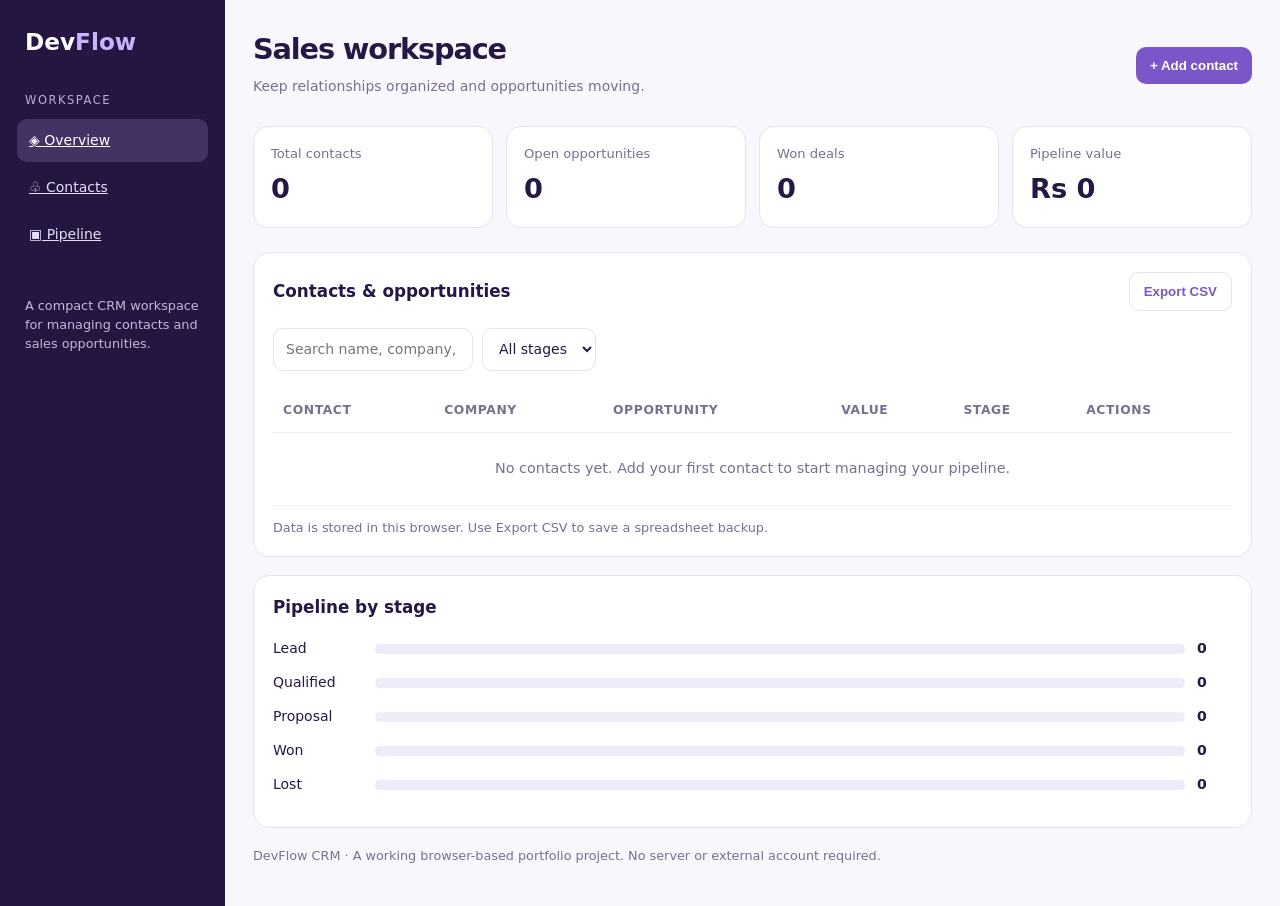
<file: projects/devflow-crm/index.html>
<!doctype html><html lang="en"><head><meta charset="utf-8"><meta name="viewport" content="width=device-width,initial-scale=1"><title>DevFlow CRM — Sales Workspace</title><style>
:root{--ink:#251746;--muted:#796f8e;--purple:#7957c8;--lav:#f1ebff;--pink:#ffedf5;--line:#e8e1f3;--green:#e4f7ed;--red:#ffedf0}*{box-sizing:border-box}body{margin:0;background:#f8f7fc;color:var(--ink);font:14px/1.5 Inter,system-ui,Arial}.layout{display:grid;grid-template-columns:225px 1fr;min-height:100vh}.side{background:#241641;color:white;padding:25px 17px}.logo{font-size:1.45rem;font-weight:850;margin:0 0 32px 8px}.logo span{color:#c9b3ff}.side .label{font-size:.72rem;letter-spacing:.13em;color:#b8acd3;margin:25px 8px 10px}.nav{display:block;padding:11px 12px;border-radius:10px;color:#e5def4;margin:4px 0}.nav.active,.nav:hover{background:#453264;color:white}.side-note{font-size:.8rem;color:#c3b8d9;margin:40px 8px 0}.main{padding:28px;min-width:0}.top{display:flex;justify-content:space-between;align-items:center;gap:15px;flex-wrap:wrap}.top h1{font-size:1.8rem;letter-spacing:-.04em;margin:0}.top p{color:var(--muted);margin:5px 0}.button{border:0;border-radius:10px;padding:11px 14px;background:var(--purple);color:white;font-weight:750;cursor:pointer}.button.light{background:white;color:var(--purple);border:1px solid var(--line)}.stats{display:grid;grid-template-columns:repeat(4,1fr);gap:13px;margin:24px 0}.stat{background:white;border:1px solid var(--line);border-radius:15px;padding:17px}.stat span{display:block;color:var(--muted);font-size:.82rem}.stat strong{font-size:1.7rem;display:block;margin-top:5px}.panel{background:white;border:1px solid var(--line);border-radius:17px;padding:19px;margin-bottom:18px}.panel-head{display:flex;align-items:center;justify-content:space-between;gap:12px;flex-wrap:wrap}.panel h2{margin:0;font-size:1.05rem}.tools{display:flex;gap:9px;flex-wrap:wrap;margin:17px 0}.input,select{border:1px solid var(--line);padding:10px 12px;border-radius:10px;background:white;color:var(--ink);font:inherit}.input{min-width:190px}.table-wrap{overflow-x:auto}table{border-collapse:collapse;width:100%;min-width:620px}th,td{text-align:left;padding:13px 10px;border-bottom:1px solid #f0edf6}th{font-size:.77rem;text-transform:uppercase;letter-spacing:.05em;color:var(--muted)}td{font-size:.9rem}.badge{display:inline-block;border-radius:8px;padding:4px 8px;background:var(--lav);color:#6345a1;font-size:.78rem;font-weight:700}.badge.won{background:var(--green);color:#24734a}.badge.lost{background:var(--red);color:#a13e58}.actions{display:flex;gap:6px}.tiny{border:1px solid var(--line);background:white;border-radius:8px;padding:6px 8px;cursor:pointer;color:var(--ink)}.tiny.delete{color:#a13e58}.empty{text-align:center;padding:25px;color:var(--muted)}dialog{border:1px solid var(--line);border-radius:18px;padding:0;width:min(500px,calc(100% - 24px));box-shadow:0 25px 100px #1d103c40;color:var(--ink)}dialog::backdrop{background:#1f143b80;backdrop-filter:blur(3px)}.modal{padding:24px}.modal h2{margin-top:0}.field{display:grid;gap:6px;margin:13px 0}.field label{font-weight:700;font-size:.85rem}.field input,.field select{width:100%;padding:11px;border:1px solid var(--line);border-radius:10px;font:inherit}.modal-actions{display:flex;justify-content:flex-end;gap:8px;margin-top:20px}.hint{font-size:.8rem;color:var(--muted)}@media(max-width:900px){.layout{grid-template-columns:1fr}.side{padding:15px}.logo{margin:0}.side .label,.side-note{display:none}.navs{display:flex;gap:5px;flex-wrap:wrap;margin-top:12px}.nav{padding:8px 10px;margin:0}.main{padding:18px}.stats{grid-template-columns:repeat(2,1fr)}}@media(max-width:500px){.stats{gap:8px}.stat{padding:12px}.main{padding:12px}.top h1{font-size:1.5rem}}
</style></head><body><div class="layout"><aside class="side"><div class="logo">Dev<span>Flow</span></div><div class="label">WORKSPACE</div><div class="navs"><a class="nav active" href="#">◈ Overview</a><a class="nav" href="#contacts">♧ Contacts</a><a class="nav" href="#pipeline">▣ Pipeline</a></div><div class="side-note">A compact CRM workspace for managing contacts and sales opportunities.</div></aside><main class="main"><header class="top"><div><h1>Sales workspace</h1><p>Keep relationships organized and opportunities moving.</p></div><button class="button" onclick="openModal()">+ Add contact</button></header>
<section class="stats"><div class="stat"><span>Total contacts</span><strong id="total">0</strong></div><div class="stat"><span>Open opportunities</span><strong id="open">0</strong></div><div class="stat"><span>Won deals</span><strong id="won">0</strong></div><div class="stat"><span>Pipeline value</span><strong id="value">Rs 0</strong></div></section>
<section class="panel" id="contacts"><div class="panel-head"><h2>Contacts & opportunities</h2><button class="button light" onclick="exportCSV()">Export CSV</button></div><div class="tools"><input id="search" class="input" placeholder="Search name, company, email…"><select id="stageFilter"><option value="All">All stages</option><option>Lead</option><option>Qualified</option><option>Proposal</option><option>Won</option><option>Lost</option></select></div><div class="table-wrap"><table><thead><tr><th>Contact</th><th>Company</th><th>Opportunity</th><th>Value</th><th>Stage</th><th>Actions</th></tr></thead><tbody id="rows"></tbody></table></div><div class="hint" style="margin-top:12px">Data is stored in this browser. Use Export CSV to save a spreadsheet backup.</div></section>
<section class="panel" id="pipeline"><div class="panel-head"><h2>Pipeline by stage</h2></div><div id="pipelineBars" style="margin-top:18px"></div></section>
<p class="hint">DevFlow CRM · A working browser-based portfolio project. No server or external account required.</p></main></div>
<dialog id="contactModal"><form class="modal" id="contactForm"><h2 id="modalTitle">Add contact</h2><input type="hidden" id="recordId"><div class="field"><label for="person">Contact name *</label><input id="person" required maxlength="80" placeholder="e.g. Ayesha Khan"></div><div class="field"><label for="company">Company</label><input id="company" maxlength="100" placeholder="Company name"></div><div class="field"><label for="email">Email</label><input id="email" type="email" maxlength="120" placeholder="name@company.com"></div><div class="field"><label for="deal">Opportunity</label><input id="deal" maxlength="100" placeholder="Website redesign"></div><div class="field"><label for="amount">Value (PKR)</label><input id="amount" type="number" min="0" step="1" value="0"></div><div class="field"><label for="stage">Stage</label><select id="stage"><option>Lead</option><option>Qualified</option><option>Proposal</option><option>Won</option><option>Lost</option></select></div><div class="modal-actions"><button type="button" class="button light" onclick="closeModal()">Cancel</button><button class="button" type="submit">Save contact</button></div></form></dialog>
<script>
const KEY='fiza-devflow-crm-v1';let data=JSON.parse(localStorage.getItem(KEY)||'[]');const $=id=>document.getElementById(id);const stages=['Lead','Qualified','Proposal','Won','Lost'];
function esc(s){return String(s??'').replace(/[&<>"']/g,c=>({'&':'&amp;','<':'&lt;','>':'&gt;','"':'&quot;',"'":'&#39;'}[c]))}
function save(){localStorage.setItem(KEY,JSON.stringify(data));render()}
function money(n){return 'Rs '+Number(n||0).toLocaleString('en-PK')}
function render(){const q=$('search').value.toLowerCase(),f=$('stageFilter').value;let filtered=data.filter(x=>(f==='All'||x.stage===f)&&[x.person,x.company,x.email,x.deal].join(' ').toLowerCase().includes(q));$('total').textContent=data.length;$('open').textContent=data.filter(x=>!['Won','Lost'].includes(x.stage)).length;$('won').textContent=data.filter(x=>x.stage==='Won').length;$('value').textContent=money(data.filter(x=>!['Won','Lost'].includes(x.stage)).reduce((s,x)=>s+Number(x.amount||0),0));
$('rows').innerHTML=filtered.length?filtered.map(x=>`<tr><td><strong>${esc(x.person)}</strong><br><span class="hint">${esc(x.email||'No email')}</span></td><td>${esc(x.company||'—')}</td><td>${esc(x.deal||'—')}</td><td>${money(x.amount)}</td><td><span class="badge ${x.stage==='Won'?'won':x.stage==='Lost'?'lost':''}">${esc(x.stage)}</span></td><td><div class="actions"><button class="tiny" onclick="editRecord('${x.id}')">Edit</button><button class="tiny delete" onclick="deleteRecord('${x.id}')">Delete</button></div></td></tr>`).join(''):'<tr><td colspan="6" class="empty">No contacts yet. Add your first contact to start managing your pipeline.</td></tr>';
$('pipelineBars').innerHTML=stages.map(s=>{let count=data.filter(x=>x.stage===s).length,pct=data.length?count/data.length*100:0;return `<div style="display:grid;grid-template-columns:90px 1fr 35px;align-items:center;gap:12px;margin:13px 0"><span>${s}</span><div style="height:10px;background:#f0ebf8;border-radius:9px;overflow:hidden"><div style="height:100%;width:${pct}%;background:linear-gradient(90deg,#9273dc,#e8b7d5);border-radius:9px"></div></div><strong>${count}</strong></div>`}).join('')}
window.openModal=()=>{$('contactForm').reset();$('recordId').value='';$('amount').value=0;$('modalTitle').textContent='Add contact';$('contactModal').showModal()};
window.closeModal=()=> $('contactModal').close();
window.editRecord=id=>{let x=data.find(y=>y.id===id);if(!x)return;openModal();$('modalTitle').textContent='Edit contact';$('recordId').value=x.id;$('person').value=x.person;$('company').value=x.company;$('email').value=x.email;$('deal').value=x.deal;$('amount').value=x.amount;$('stage').value=x.stage};
window.deleteRecord=id=>{if(confirm('Delete this contact and opportunity?')){data=data.filter(x=>x.id!==id);save()}};
$('contactForm').addEventListener('submit',e=>{e.preventDefault();let id=$('recordId').value;let x={id:id||((crypto.randomUUID&&crypto.randomUUID())||String(Date.now())),person:$('person').value.trim(),company:$('company').value.trim(),email:$('email').value.trim(),deal:$('deal').value.trim(),amount:Number($('amount').value||0),stage:$('stage').value};if(id)data=data.map(y=>y.id===id?x:y);else data.unshift(x);save();closeModal()});
$('search').addEventListener('input',render);$('stageFilter').addEventListener('change',render);
window.exportCSV=()=>{const header=['Name','Company','Email','Opportunity','Value PKR','Stage'];const rows=data.map(x=>[x.person,x.company,x.email,x.deal,x.amount,x.stage]);const csv=[header,...rows].map(r=>r.map(v=>'"'+String(v??'').replace(/"/g,'""')+'"').join(',')).join('\r\n');const a=document.createElement('a');a.href=URL.createObjectURL(new Blob([csv],{type:'text/csv;charset=utf-8;'}));a.download='devflow-contacts.csv';a.click();URL.revokeObjectURL(a.href)};
render();
</script></body></html>
</file>
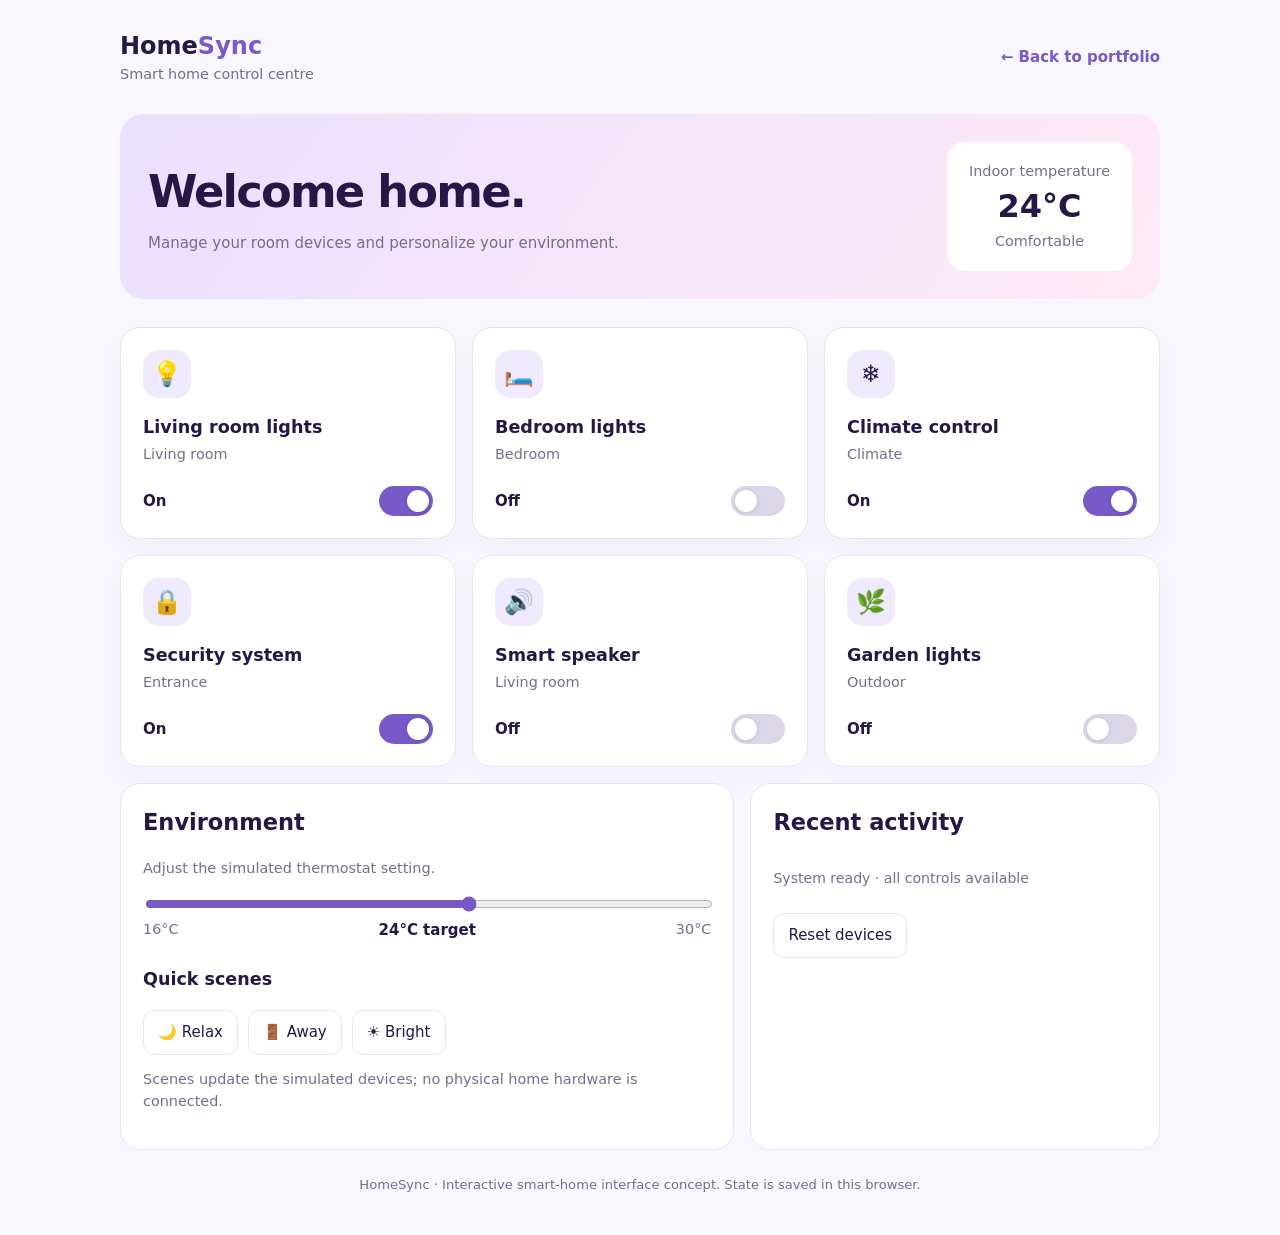
<file: projects/smart-home/index.html>
<!doctype html><html lang="en"><head><meta charset="utf-8"><meta name="viewport" content="width=device-width,initial-scale=1"><title>HomeSync — Smart Home Control</title><style>
:root{--ink:#251746;--muted:#776d8b;--purple:#7958c8;--line:#e9e2f5}*{box-sizing:border-box}body{margin:0;background:#f8f6ff;color:var(--ink);font:15px/1.5 Inter,system-ui,Arial}.wrap{max-width:1080px;margin:auto;padding:28px 20px}.top{display:flex;justify-content:space-between;align-items:center;gap:20px;flex-wrap:wrap}.brand{font-size:1.5rem;font-weight:850}.brand span{color:var(--purple)}a{color:var(--purple);font-weight:700;text-decoration:none}.hero{padding:28px;margin:28px 0;border-radius:24px;background:linear-gradient(125deg,#e9e0ff,#ffeaf4);display:flex;justify-content:space-between;gap:20px;align-items:center;flex-wrap:wrap}.hero h1{font-size:clamp(2rem,4vw,2.8rem);margin:0;letter-spacing:-.04em}.hero p{margin:7px 0 0;color:var(--muted)}.temp{background:#fff;padding:18px 22px;border-radius:18px;text-align:center}.temp strong{display:block;font-size:2rem}.grid{display:grid;grid-template-columns:repeat(3,1fr);gap:16px}.card{background:#fff;border:1px solid var(--line);border-radius:20px;padding:22px;box-shadow:0 12px 30px #37245b08}.icon{width:48px;height:48px;border-radius:15px;display:grid;place-items:center;background:#f0eaff;font-size:1.5rem}.card h2{font-size:1.1rem;margin:16px 0 4px}.muted{color:var(--muted);font-size:.9rem}.status{display:flex;justify-content:space-between;align-items:center;margin-top:20px}.switch{width:54px;height:30px;border:0;border-radius:99px;background:#dcd6e9;padding:4px;cursor:pointer;transition:.2s}.switch:after{content:'';display:block;width:22px;height:22px;border-radius:50%;background:white;box-shadow:0 1px 4px #0002;transition:.2s}.switch.on{background:var(--purple)}.switch.on:after{transform:translateX(24px)}.switch:focus-visible{outline:3px solid #c6b2ff}.bottom{display:grid;grid-template-columns:1.2fr .8fr;gap:16px;margin-top:16px}.panel{background:#fff;border:1px solid var(--line);border-radius:20px;padding:22px}.panel h2{margin-top:0}.range{width:100%;accent-color:var(--purple)}.scene{display:flex;gap:10px;flex-wrap:wrap}.scene button,.reset{padding:10px 14px;border:1px solid var(--line);background:#fff;border-radius:11px;cursor:pointer;font:inherit;color:var(--ink)}.scene button:hover,.reset:hover{background:#f1ebff}.activity{padding:10px 0;border-bottom:1px solid #f0ebf7;color:var(--muted);font-size:.88rem}.activity:last-child{border:0}.foot{text-align:center;color:var(--muted);font-size:.82rem;margin-top:25px}@media(max-width:750px){.grid{grid-template-columns:repeat(2,1fr)}.bottom{grid-template-columns:1fr}}@media(max-width:480px){.grid{grid-template-columns:1fr}.wrap{padding:18px 12px}}
</style></head><body><main class="wrap"><header class="top"><div><div class="brand">Home<span>Sync</span></div><div class="muted">Smart home control centre</div></div><a href="../../projects.html">← Back to portfolio</a></header>
<section class="hero"><div><h1>Welcome home.</h1><p>Manage your room devices and personalize your environment.</p></div><div class="temp"><span class="muted">Indoor temperature</span><strong><span id="temp">24</span>°C</strong><span class="muted">Comfortable</span></div></section>
<div class="grid" id="devices"></div>
<div class="bottom"><section class="panel"><h2>Environment</h2><p class="muted">Adjust the simulated thermostat setting.</p><input class="range" id="thermostat" type="range" min="16" max="30" value="24"><div style="display:flex;justify-content:space-between"><span class="muted">16°C</span><strong><span id="target">24</span>°C target</strong><span class="muted">30°C</span></div><h3 style="margin-top:25px">Quick scenes</h3><div class="scene"><button onclick="scene('Relax')">🌙 Relax</button><button onclick="scene('Away')">🚪 Away</button><button onclick="scene('Bright')">☀️ Bright</button></div><p class="muted">Scenes update the simulated devices; no physical home hardware is connected.</p></section>
<section class="panel"><h2>Recent activity</h2><div id="activity"></div><button class="reset" style="margin-top:14px" onclick="resetAll()">Reset devices</button></section></div><p class="foot">HomeSync · Interactive smart-home interface concept. State is saved in this browser.</p></main>
<script>
const defaults=[{id:'living',name:'Living room lights',icon:'💡',room:'Living room',on:true},{id:'bedroom',name:'Bedroom lights',icon:'🛏️',room:'Bedroom',on:false},{id:'climate',name:'Climate control',icon:'❄️',room:'Climate',on:true},{id:'security',name:'Security system',icon:'🔒',room:'Entrance',on:true},{id:'speaker',name:'Smart speaker',icon:'🔊',room:'Living room',on:false},{id:'garden',name:'Garden lights',icon:'🌿',room:'Outdoor',on:false}];
const key='fiza-homesync-state';let state=JSON.parse(localStorage.getItem(key)||'null')||{devices:defaults,target:24,logs:['System ready · all controls available']};
function save(log){if(log){state.logs.unshift(new Date().toLocaleTimeString([],{hour:'2-digit',minute:'2-digit'})+' · '+log);state.logs=state.logs.slice(0,6)}localStorage.setItem(key,JSON.stringify(state));render()}
function esc(s){return s.replace(/[&<>"']/g,c=>({'&':'&amp;','<':'&lt;','>':'&gt;','"':'&quot;',"'":'&#39;'}[c]))}
function render(){document.getElementById('devices').innerHTML=state.devices.map(d=>`<article class="card"><div class="icon">${d.icon}</div><h2>${d.name}</h2><div class="muted">${d.room}</div><div class="status"><strong>${d.on?'On':'Off'}</strong><button class="switch ${d.on?'on':''}" role="switch" aria-checked="${d.on}" aria-label="Toggle ${d.name}" onclick="toggle('${d.id}')"></button></div></article>`).join('');document.getElementById('temp').textContent=state.target;document.getElementById('target').textContent=state.target;document.getElementById('thermostat').value=state.target;document.getElementById('activity').innerHTML=state.logs.map(x=>`<div class="activity">${esc(x)}</div>`).join('')}
window.toggle=id=>{let d=state.devices.find(x=>x.id===id);d.on=!d.on;save(`${d.name} turned ${d.on?'on':'off'}`)};
window.scene=name=>{if(name==='Relax')state.devices.forEach(d=>{d.on=['living','speaker','climate'].includes(d.id)});if(name==='Away')state.devices.forEach(d=>{d.on=d.id==='security'});if(name==='Bright')state.devices.forEach(d=>{d.on=['living','bedroom','garden','climate'].includes(d.id)});save(`${name} scene activated`)};
document.getElementById('thermostat').addEventListener('input',e=>{state.target=Number(e.target.value);document.getElementById('temp').textContent=state.target;document.getElementById('target').textContent=state.target;localStorage.setItem(key,JSON.stringify(state))});document.getElementById('thermostat').addEventListener('change',()=>save(`Thermostat target set to ${state.target}°C`));
window.resetAll=()=>{state={devices:defaults.map(d=>({...d})),target:24,logs:['Devices reset to default settings']};save()};render();
</script></body></html>
</file>
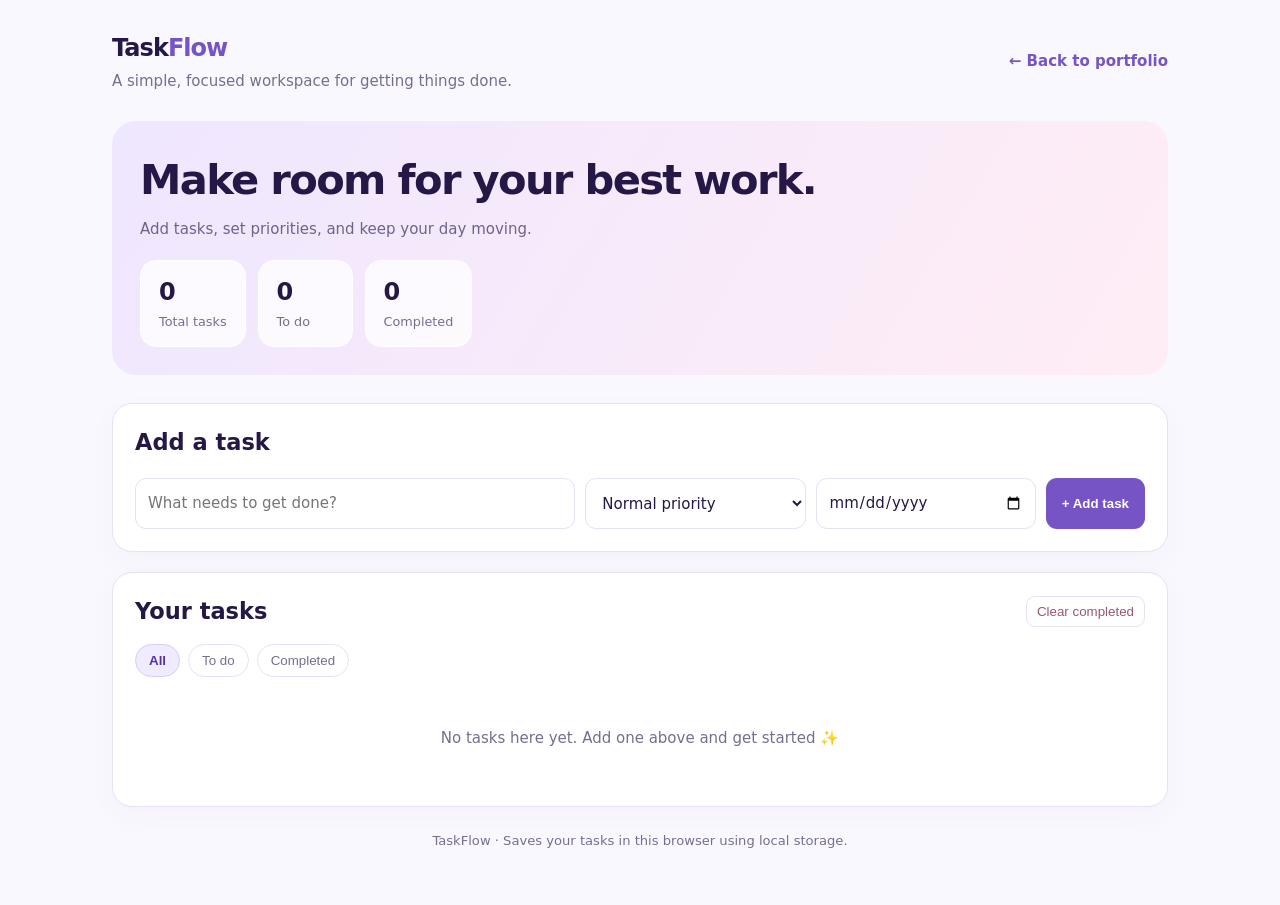
<file: projects/taskflow/index.html>
<!doctype html>
<html lang="en"><head><meta charset="utf-8"><meta name="viewport" content="width=device-width,initial-scale=1"><title>TaskFlow — Personal Task Manager</title>
<style>
:root{--ink:#251746;--muted:#786d91;--purple:#7654c5;--lav:#f1ebff;--pink:#fce8f2;--line:#e8e0f4;--white:#fff}*{box-sizing:border-box}body{margin:0;background:#faf8ff;color:var(--ink);font:15px/1.5 Inter,system-ui,Arial}.app{max-width:1100px;margin:auto;padding:30px 22px}.top{display:flex;justify-content:space-between;align-items:center;gap:20px;flex-wrap:wrap}.brand{font-size:1.5rem;font-weight:850;letter-spacing:-.04em}.brand span{color:var(--purple)}.sub{color:var(--muted);margin-top:4px}.back{color:var(--purple);font-weight:700;text-decoration:none}.hero{margin:28px 0;padding:28px;border-radius:24px;background:linear-gradient(120deg,#efe7ff,#ffedf5);display:flex;justify-content:space-between;gap:20px;align-items:center;flex-wrap:wrap}.hero h1{margin:0;font-size:clamp(1.8rem,4vw,2.6rem);letter-spacing:-.04em}.hero p{margin:7px 0 0;color:#6f6389}.stats{display:flex;gap:12px;flex-wrap:wrap}.stat{background:#ffffffc9;border:1px solid #ffffff;border-radius:16px;padding:13px 18px;min-width:95px}.stat b{display:block;font-size:1.5rem}.stat span{font-size:.8rem;color:var(--muted)}.panel{background:white;border:1px solid var(--line);border-radius:20px;padding:22px;margin-bottom:20px;box-shadow:0 10px 30px #38235c08}.form{display:grid;grid-template-columns:2fr 1fr 1fr auto;gap:10px}.input,select{width:100%;padding:12px;border:1px solid var(--line);border-radius:11px;font:inherit;color:var(--ink);background:white}.btn{border:0;border-radius:11px;padding:12px 16px;background:var(--purple);color:white;font-weight:750;cursor:pointer}.btn:hover{filter:brightness(.95)}.filters{display:flex;gap:8px;flex-wrap:wrap;margin:15px 0}.filter{padding:8px 13px;border-radius:99px;border:1px solid var(--line);background:#fff;color:var(--muted);cursor:pointer}.filter.active{background:var(--lav);border-color:#d8c9ff;color:#56349c;font-weight:700}.task{display:flex;align-items:center;gap:13px;padding:15px 0;border-bottom:1px solid #f0ebf7}.task:last-child{border-bottom:0}.task input{width:18px;height:18px;accent-color:var(--purple)}.task-main{flex:1;min-width:0}.task-title{font-weight:750;overflow-wrap:anywhere}.done .task-title{text-decoration:line-through;color:#a49bb4}.meta{display:flex;gap:8px;flex-wrap:wrap;font-size:.78rem;color:var(--muted);margin-top:4px}.pill{padding:3px 8px;border-radius:7px;background:var(--lav);color:#6646a5}.pill.high{background:#ffe8ed;color:#b44262}.delete{border:1px solid var(--line);background:white;color:#9b5670;border-radius:9px;padding:7px 10px;cursor:pointer}.empty{text-align:center;color:var(--muted);padding:35px 10px}.foot{color:var(--muted);font-size:.82rem;text-align:center;margin:24px}@media(max-width:700px){.form{grid-template-columns:1fr 1fr}.form .wide{grid-column:1/-1}.hero{padding:22px}.app{padding:18px 13px}}
</style></head><body><main class="app"><header class="top"><div><div class="brand">Task<span>Flow</span></div><div class="sub">A simple, focused workspace for getting things done.</div></div><a class="back" href="../../projects.html">← Back to portfolio</a></header>
<section class="hero"><div><h1>Make room for your best work.</h1><p>Add tasks, set priorities, and keep your day moving.</p></div><div class="stats"><div class="stat"><b id="total">0</b><span>Total tasks</span></div><div class="stat"><b id="open">0</b><span>To do</span></div><div class="stat"><b id="completed">0</b><span>Completed</span></div></div></section>
<section class="panel"><h2 style="margin-top:0">Add a task</h2><form class="form" id="taskForm"><input class="input wide" id="taskTitle" required maxlength="120" placeholder="What needs to get done?"><select id="priority" aria-label="Priority"><option value="Normal">Normal priority</option><option value="High">High priority</option><option value="Low">Low priority</option></select><input class="input" id="due" type="date" aria-label="Due date"><button class="btn" type="submit">+ Add task</button></form></section>
<section class="panel"><div style="display:flex;justify-content:space-between;align-items:center;gap:12px;flex-wrap:wrap"><h2 style="margin:0">Your tasks</h2><button class="delete" id="clearDone">Clear completed</button></div><div class="filters"><button class="filter active" data-filter="all">All</button><button class="filter" data-filter="open">To do</button><button class="filter" data-filter="done">Completed</button></div><div id="tasks"></div></section>
<p class="foot">TaskFlow · Saves your tasks in this browser using local storage.</p></main>
<script>
const key='fiza-taskflow-tasks-v1';let tasks=JSON.parse(localStorage.getItem(key)||'[]'),filter='all';
const $=id=>document.getElementById(id);function save(){localStorage.setItem(key,JSON.stringify(tasks));render()}
function render(){ $('total').textContent=tasks.length;$('open').textContent=tasks.filter(t=>!t.done).length;$('completed').textContent=tasks.filter(t=>t.done).length;
const shown=tasks.filter(t=>filter==='all'||(filter==='open'&&!t.done)||(filter==='done'&&t.done)).sort((a,b)=>Number(a.done)-Number(b.done));
$('tasks').innerHTML=shown.length?shown.map(t=>`<div class="task ${t.done?'done':''}"><input type="checkbox" aria-label="Mark ${esc(t.title)} completed" ${t.done?'checked':''} onchange="toggleTask('${t.id}')"><div class="task-main"><div class="task-title">${esc(t.title)}</div><div class="meta"><span class="pill ${t.priority==='High'?'high':''}">${t.priority} priority</span>${t.due?`<span>Due ${t.due}</span>`:''}</div></div><button class="delete" onclick="removeTask('${t.id}')">Delete</button></div>`).join(''):'<div class="empty">No tasks here yet. Add one above and get started ✨</div>'}
function esc(s){return s.replace(/[&<>"']/g,c=>({'&':'&amp;','<':'&lt;','>':'&gt;','"':'&quot;',"'":'&#39;'}[c]))}
$('taskForm').addEventListener('submit',e=>{e.preventDefault();tasks.push({id:crypto.randomUUID?crypto.randomUUID():String(Date.now()),title:$('taskTitle').value.trim(),priority:$('priority').value,due:$('due').value,done:false});$('taskTitle').value='';save()});
window.toggleTask=id=>{tasks=tasks.map(t=>t.id===id?{...t,done:!t.done}:t);save()};window.removeTask=id=>{tasks=tasks.filter(t=>t.id!==id);save()};
document.querySelectorAll('[data-filter]').forEach(b=>b.addEventListener('click',()=>{filter=b.dataset.filter;document.querySelectorAll('[data-filter]').forEach(x=>x.classList.toggle('active',x===b));render()}));
$('clearDone').onclick=()=>{tasks=tasks.filter(t=>!t.done);save()};render();
</script></body></html>
</file>
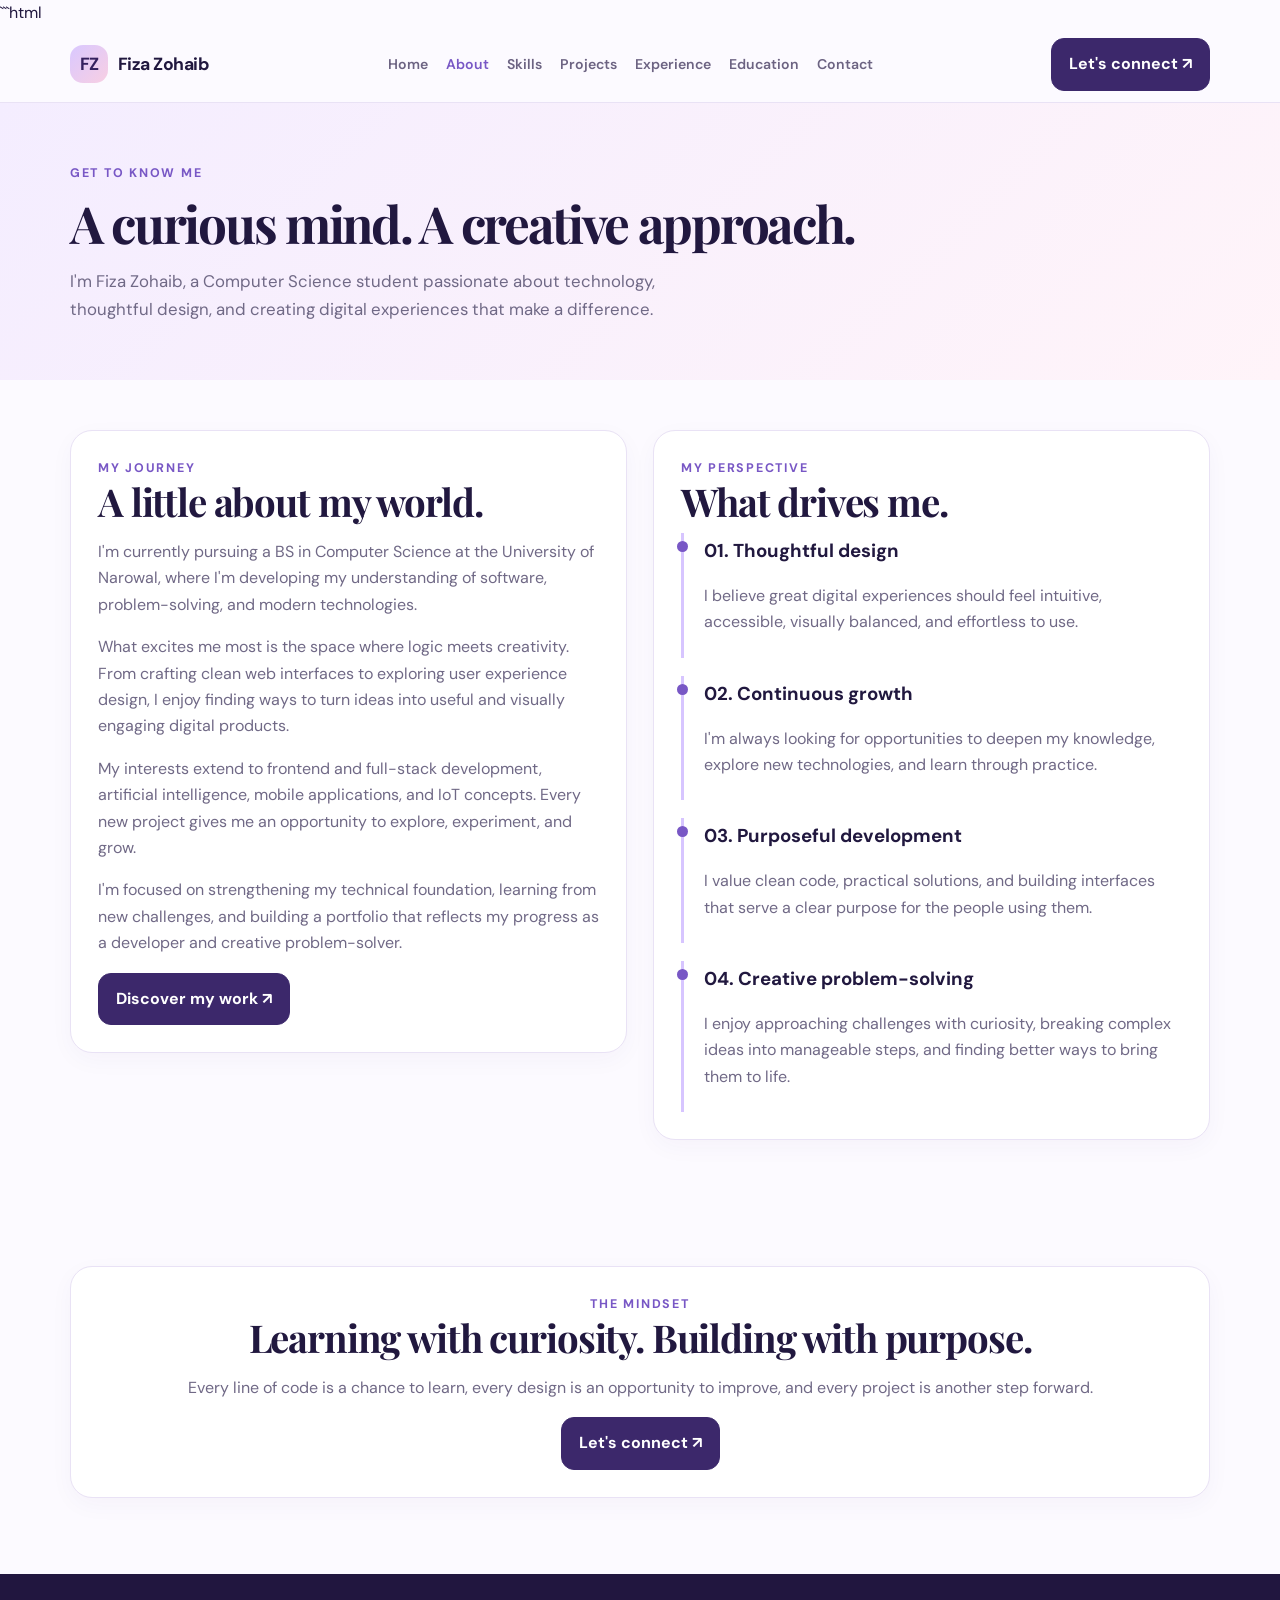
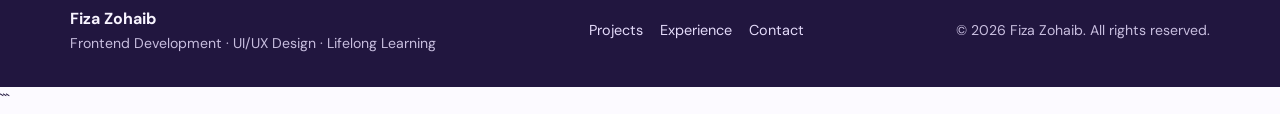
<file: about.html>
```html
<!DOCTYPE html>
<html lang="en">

<head>
    <meta charset="UTF-8">
    <meta name="viewport" content="width=device-width, initial-scale=1.0">

    <meta
        name="description"
        content="Get to know Fiza Zohaib, a Computer Science student passionate about web development, UI/UX design, and innovative digital experiences."
    >

    <meta name="theme-color" content="#fcfaff">

    <title>About Me | Fiza Zohaib</title>

    <link rel="stylesheet" href="assets/style.css">
</head>

<body>

    <!-- Navigation -->
    <header class="topbar">
        <div class="wrap nav">

            <a class="brand" href="index.html">
                <span class="brand-mark">FZ</span>
                <span>Fiza Zohaib</span>
            </a>

            <nav class="nav-links" aria-label="Main navigation">
                <a href="index.html">Home</a>
                <a href="about.html" aria-current="page">About</a>
                <a href="skills.html">Skills</a>
                <a href="projects.html">Projects</a>
                <a href="experience.html">Experience</a>
                <a href="education.html">Education</a>
                <a href="contact.html">Contact</a>
            </nav>

            <a class="nav-cta" href="contact.html">
                Let's connect ↗
            </a>

        </div>
    </header>

    <main>

        <!-- About Hero -->
        <section class="page-heading">
            <div class="wrap">

                <span class="kicker">Get to know me</span>

                <h1>
                    A curious mind.
                    <span class="gradient-text">A creative approach.</span>
                </h1>

                <p>
                    I'm Fiza Zohaib, a Computer Science student passionate
                    about technology, thoughtful design, and creating
                    digital experiences that make a difference.
                </p>

            </div>
        </section>

        <!-- About Content -->
        <section class="content">
            <div class="wrap two-col">

                <!-- My Story -->
                <div class="panel">

                    <span class="kicker">My journey</span>

                    <h2>A little about my world.</h2>

                    <p>
                        I'm currently pursuing a BS in Computer Science
                        at the University of Narowal, where I'm developing
                        my understanding of software, problem-solving,
                        and modern technologies.
                    </p>

                    <p>
                        What excites me most is the space where logic
                        meets creativity. From crafting clean web
                        interfaces to exploring user experience design,
                        I enjoy finding ways to turn ideas into useful
                        and visually engaging digital products.
                    </p>

                    <p>
                        My interests extend to frontend and full-stack
                        development, artificial intelligence, mobile
                        applications, and IoT concepts. Every new project
                        gives me an opportunity to explore, experiment,
                        and grow.
                    </p>

                    <p>
                        I'm focused on strengthening my technical
                        foundation, learning from new challenges, and
                        building a portfolio that reflects my progress
                        as a developer and creative problem-solver.
                    </p>

                    <a class="nav-cta" href="projects.html">
                        Discover my work ↗
                    </a>

                </div>

                <!-- Values -->
                <div class="panel">

                    <span class="kicker">My perspective</span>

                    <h2>What drives me.</h2>

                    <div class="timeline">

                        <div class="timeline-item">
                            <h3>01. Thoughtful design</h3>

                            <p>
                                I believe great digital experiences
                                should feel intuitive, accessible,
                                visually balanced, and effortless to use.
                            </p>
                        </div>

                        <div class="timeline-item">
                            <h3>02. Continuous growth</h3>

                            <p>
                                I'm always looking for opportunities
                                to deepen my knowledge, explore new
                                technologies, and learn through practice.
                            </p>
                        </div>

                        <div class="timeline-item">
                            <h3>03. Purposeful development</h3>

                            <p>
                                I value clean code, practical solutions,
                                and building interfaces that serve a
                                clear purpose for the people using them.
                            </p>
                        </div>

                        <div class="timeline-item">
                            <h3>04. Creative problem-solving</h3>

                            <p>
                                I enjoy approaching challenges with
                                curiosity, breaking complex ideas into
                                manageable steps, and finding better ways
                                to bring them to life.
                            </p>
                        </div>

                    </div>

                </div>

            </div>
        </section>

        <!-- Personal Philosophy -->
        <section class="content">
            <div class="wrap">

                <div class="panel" style="text-align: center;">

                    <span class="kicker">The mindset</span>

                    <h2>
                        Learning with curiosity.
                        Building with purpose.
                    </h2>

                    <p>
                        Every line of code is a chance to learn,
                        every design is an opportunity to improve,
                        and every project is another step forward.
                    </p>

                    <a class="nav-cta" href="contact.html">
                        Let's connect ↗
                    </a>

                </div>

            </div>
        </section>

    </main>

    <!-- Footer -->
    <footer class="footer">
        <div class="wrap footer-inner">

            <div>
                <strong>Fiza Zohaib</strong>

                <p>
                    Frontend Development · UI/UX Design · Lifelong Learning
                </p>
            </div>

            <div class="footer-links">
                <a href="projects.html">Projects</a>
                <a href="experience.html">Experience</a>
                <a href="contact.html">Contact</a>
            </div>

            <p>
                © <span data-year></span> Fiza Zohaib. All rights reserved.
            </p>

        </div>
    </footer>

    <script src="assets/script.js"></script>

</body>
</html>
```
</file>
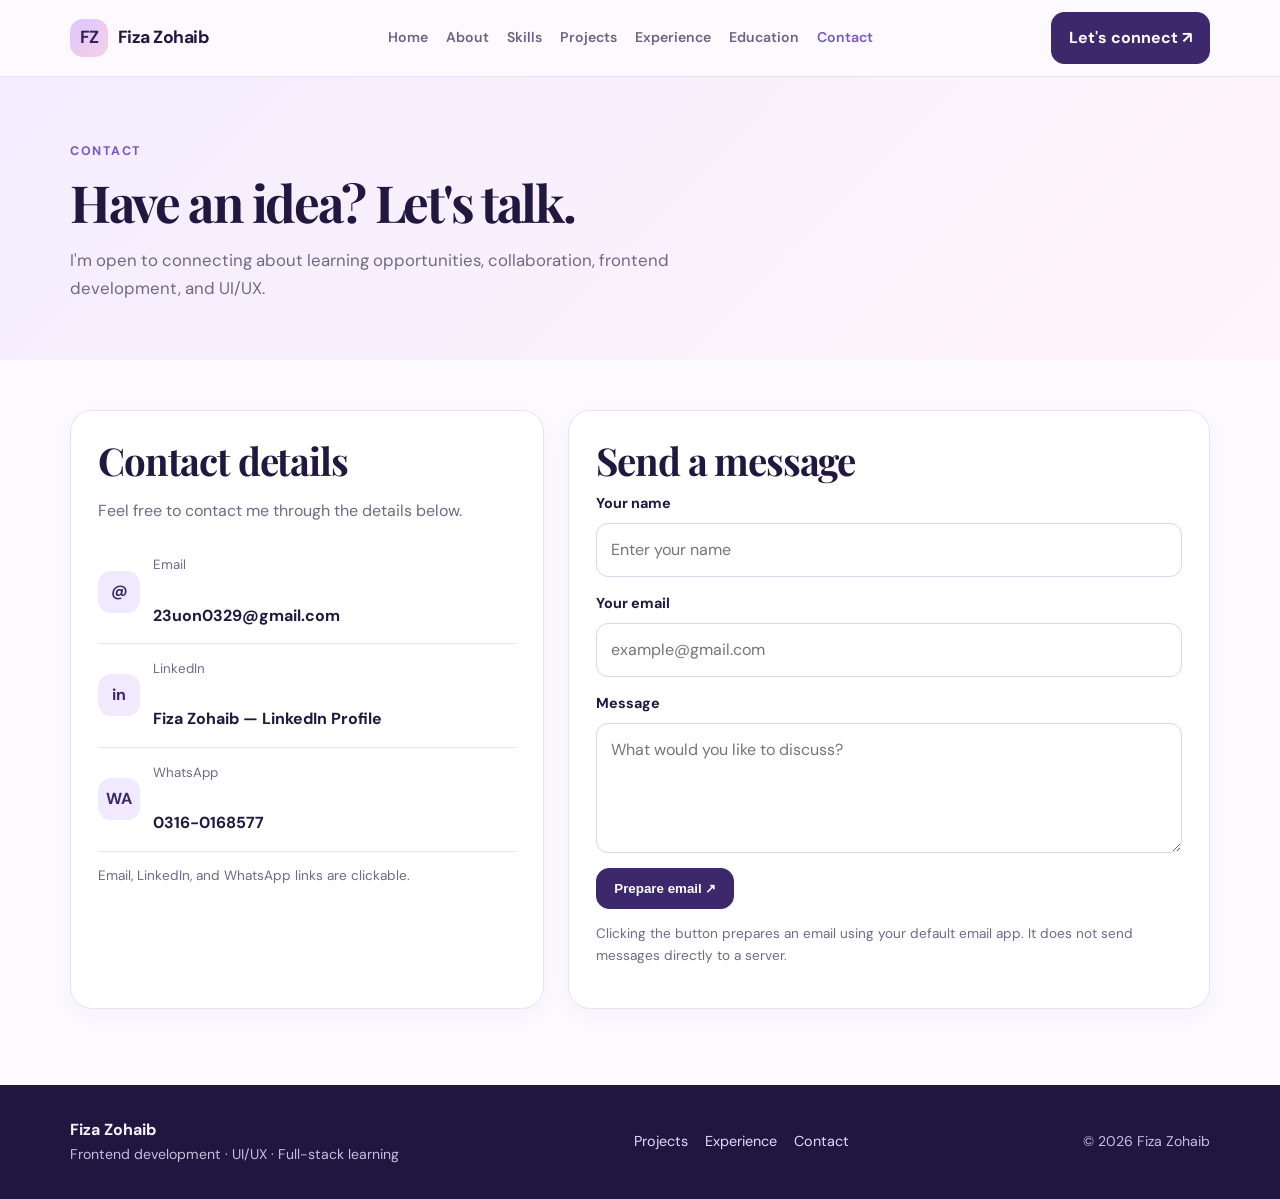
<file: contact.html>
<!DOCTYPE html>
<html lang="en">
<head>
  <meta charset="UTF-8">
  <meta name="viewport" content="width=device-width, initial-scale=1.0">
  <meta name="description" content="Contact Fiza Zohaib for web development and UI/UX opportunities.">
  <meta name="theme-color" content="#fcfaff">
  <title>Contact | Fiza Zohaib</title>
  <link rel="stylesheet" href="assets/style.css">
</head>
<body>

<header class="topbar">
  <div class="wrap nav">
    <a class="brand" href="index.html">
      <span class="brand-mark">FZ</span>
      <span>Fiza Zohaib</span>
    </a>

    <nav class="nav-links" aria-label="Main navigation">
      <a href="index.html">Home</a>
      <a href="about.html">About</a>
      <a href="skills.html">Skills</a>
      <a href="projects.html">Projects</a>
      <a href="experience.html">Experience</a>
      <a href="education.html">Education</a>
      <a href="contact.html">Contact</a>
    </nav>

    <a class="nav-cta" href="contact.html">Let's connect ↗</a>
  </div>
</header>

<main>
  <section class="page-heading">
    <div class="wrap">
      <span class="kicker">Contact</span>
      <h1>Have an idea? Let's talk.</h1>
      <p>
        I'm open to connecting about learning opportunities,
        collaboration, frontend development, and UI/UX.
      </p>
    </div>
  </section>

  <section class="content">
    <div class="wrap contact-grid">

      <div class="panel">
        <h2>Contact details</h2>
        <p>Feel free to contact me through the details below.</p>

        <div class="contact-method">
          <span class="contact-icon">@</span>
          <div>
            <small>Email</small><br>
            <strong>
              <a href="mailto:23uon0329@gmail.com">
                23uon0329@gmail.com
              </a>
            </strong>
          </div>
        </div>

        <div class="contact-method">
          <span class="contact-icon">in</span>
          <div>
            <small>LinkedIn</small><br>
            <strong>
              <a href="https://www.linkedin.com/in/fiza-zohaib-11259b334"
                 target="_blank" rel="noopener noreferrer">
                Fiza Zohaib — LinkedIn Profile
              </a>
            </strong>
          </div>
        </div>

        <div class="contact-method">
          <span class="contact-icon">WA</span>
          <div>
            <small>WhatsApp</small><br>
            <strong>
              <a href="https://wa.me/923160168577"
                 target="_blank" rel="noopener noreferrer">
                0316-0168577
              </a>
            </strong>
          </div>
        </div>

        <p class="notice">
          Email, LinkedIn, and WhatsApp links are clickable.
        </p>
      </div>

      <div class="panel">
        <h2>Send a message</h2>

        <form id="contact-form">
          <div class="field">
            <label for="name">Your name</label>
            <input id="name" name="name" required
                   placeholder="Enter your name">
          </div>

          <div class="field">
            <label for="email">Your email</label>
            <input id="email" name="email" type="email"
                   required placeholder="example@gmail.com">
          </div>

          <div class="field">
            <label for="message">Message</label>
            <textarea id="message" name="message" required
                      placeholder="What would you like to discuss?"></textarea>
          </div>

          <button class="btn" type="submit">Prepare email ↗</button>

          <p class="notice">
            Clicking the button prepares an email using your default
            email app. It does not send messages directly to a server.
          </p>
        </form>
      </div>

    </div>
  </section>
</main>

<footer class="footer">
  <div class="wrap footer-inner">
    <div>
      <strong>Fiza Zohaib</strong>
      <p>Frontend development · UI/UX · Full-stack learning</p>
    </div>

    <div class="footer-links">
      <a href="projects.html">Projects</a>
      <a href="experience.html">Experience</a>
      <a href="contact.html">Contact</a>
    </div>

    <p>© <span data-year></span> Fiza Zohaib</p>
  </div>
</footer>

<script src="assets/script.js"></script>
</body>
</html>
</file>
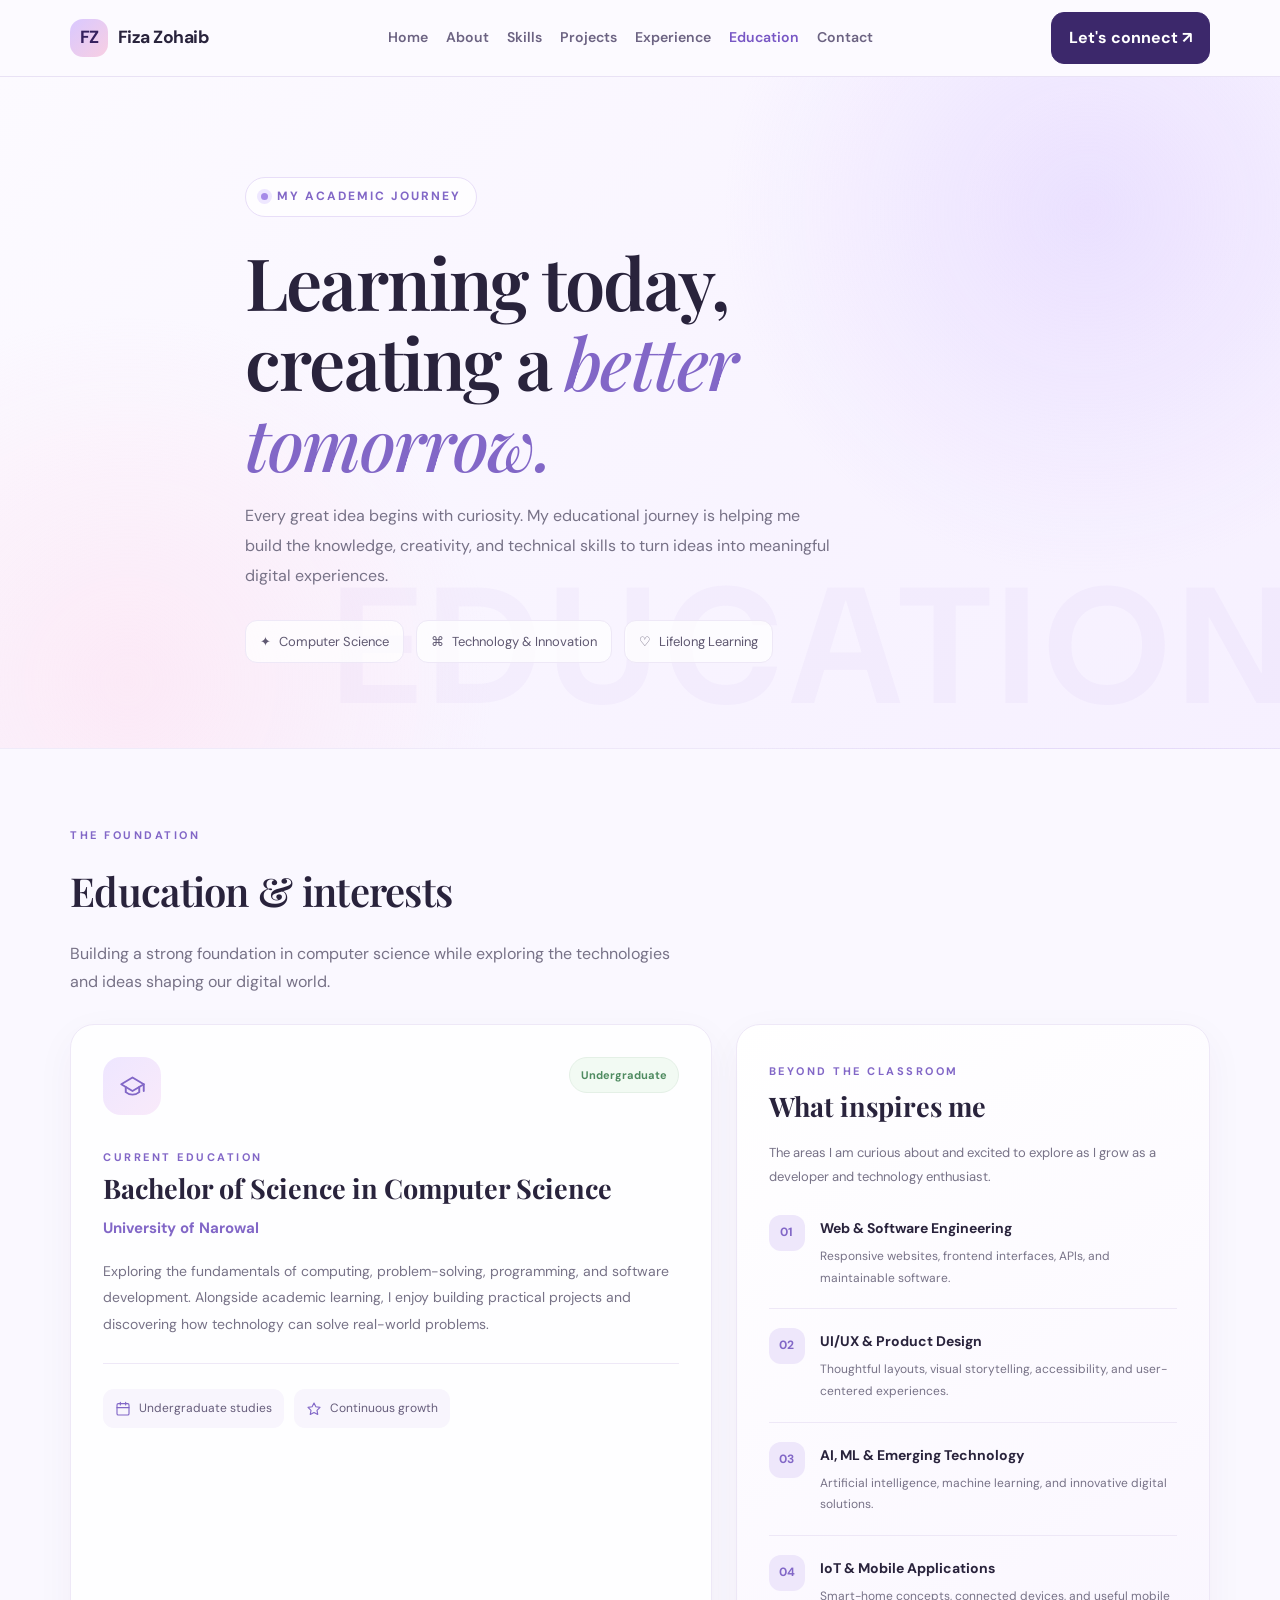
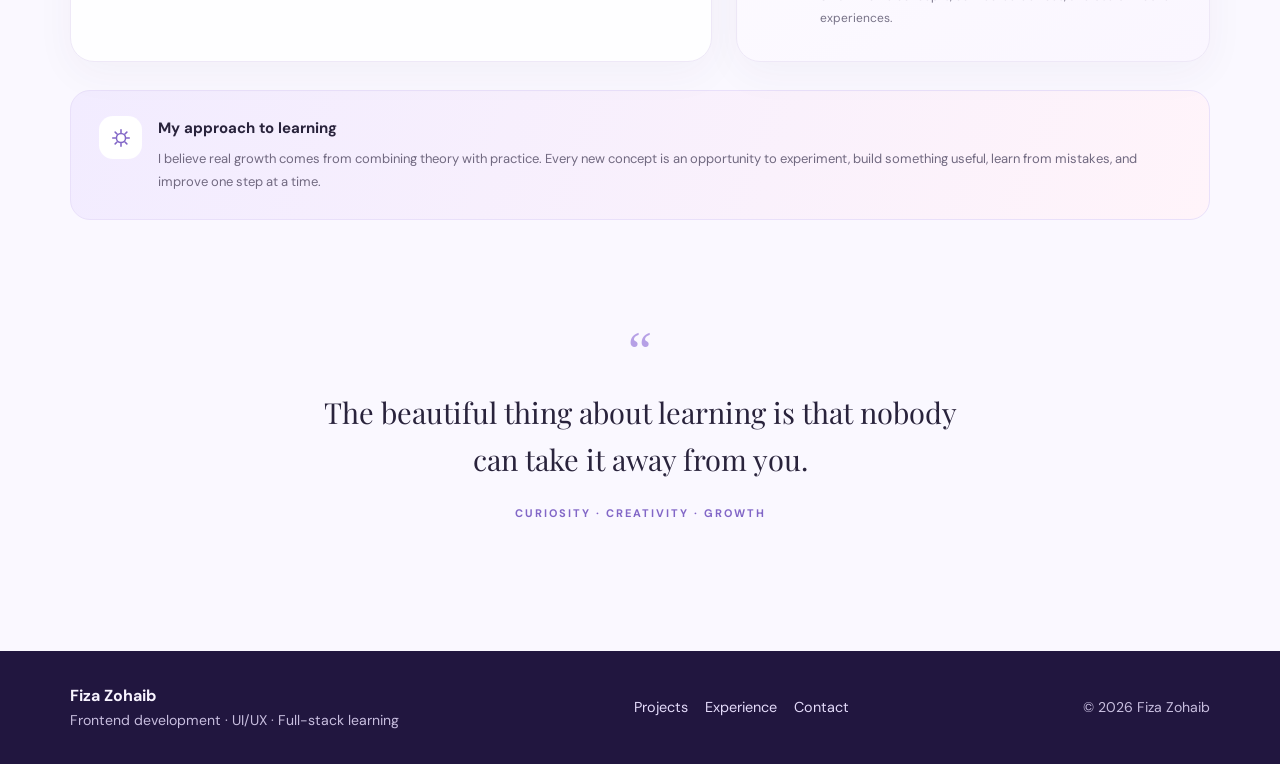
<file: education.html>
<!DOCTYPE html>
<html lang="en">
<head>
  <meta charset="UTF-8">
  <meta name="viewport" content="width=device-width, initial-scale=1.0">

  <meta name="description" content="Explore Fiza Zohaib's academic journey, computer science education, and learning interests.">
  <meta name="theme-color" content="#faf8ff">

  <title>Education | Fiza Zohaib</title>

  <link rel="stylesheet" href="assets/style.css">

  <link rel="preconnect" href="https://fonts.googleapis.com">
  <link rel="preconnect" href="https://fonts.gstatic.com" crossorigin>
  <link href="https://fonts.googleapis.com/css2?family=DM+Sans:wght@400;500;600;700&family=Playfair+Display:wght@500;600;700&display=swap" rel="stylesheet">

  <style>
    :root {
      --edu-bg: #faf8ff;
      --edu-purple: #8267c7;
      --edu-dark: #29233c;
      --edu-muted: #777287;
      --edu-border: #eee8f7;
      --edu-card: rgba(255, 255, 255, 0.88);
    }

    body {
      background: var(--edu-bg);
      color: var(--edu-dark);
      font-family: "DM Sans", sans-serif;
    }

    .edu-hero {
      position: relative;
      overflow: hidden;
      padding: 100px 0 85px;
      background:
        radial-gradient(circle at 85% 20%, rgba(212, 193, 255, .38), transparent 30%),
        radial-gradient(circle at 10% 90%, rgba(255, 216, 235, .42), transparent 28%),
        linear-gradient(135deg, #fcfaff, #f6f0ff);
      border-bottom: 1px solid rgba(130, 103, 199, .10);
    }

    .edu-hero::before {
      content: "EDUCATION";
      position: absolute;
      right: -20px;
      bottom: -35px;
      font-size: clamp(65px, 13vw, 165px);
      font-weight: 700;
      letter-spacing: 8px;
      color: rgba(130, 103, 199, .045);
      pointer-events: none;
    }

    .edu-hero-content {
      position: relative;
      z-index: 1;
      max-width: 790px;
    }

    .edu-label {
      display: inline-flex;
      align-items: center;
      gap: 9px;
      padding: 9px 15px;
      border: 1px solid #e8def8;
      border-radius: 30px;
      background: rgba(255, 255, 255, .75);
      color: var(--edu-purple);
      font-size: 12px;
      font-weight: 700;
      letter-spacing: 2px;
      text-transform: uppercase;
    }

    .edu-label span {
      width: 7px;
      height: 7px;
      border-radius: 50%;
      background: #a68ae8;
      box-shadow: 0 0 0 4px #eee7ff;
    }

    .edu-hero h1 {
      margin: 24px 0 18px;
      font-family: "Playfair Display", Georgia, serif;
      font-size: clamp(42px, 6vw, 72px);
      font-weight: 600;
      line-height: 1.12;
      letter-spacing: -1.8px;
    }

    .edu-hero h1 em {
      color: var(--edu-purple);
      font-weight: 500;
    }

    .edu-hero p {
      max-width: 590px;
      color: var(--edu-muted);
      font-size: 16px;
      line-height: 1.9;
    }

    .edu-hero-meta {
      display: flex;
      flex-wrap: wrap;
      gap: 12px;
      margin-top: 28px;
    }

    .edu-meta-pill {
      display: inline-flex;
      align-items: center;
      gap: 8px;
      padding: 10px 14px;
      border-radius: 12px;
      background: rgba(255, 255, 255, .75);
      border: 1px solid var(--edu-border);
      color: #5f5871;
      font-size: 13px;
    }

    .edu-main {
      padding: 72px 0 90px;
    }

    .edu-section-heading {
      margin-bottom: 27px;
    }

    .edu-overline {
      color: var(--edu-purple);
      font-size: 11px;
      font-weight: 700;
      letter-spacing: 2.5px;
      text-transform: uppercase;
    }

    .edu-section-heading h2 {
      margin: 10px 0;
      font-family: "Playfair Display", Georgia, serif;
      font-size: clamp(29px, 4vw, 40px);
      font-weight: 600;
      letter-spacing: -.7px;
    }

    .edu-section-heading p {
      max-width: 600px;
      color: var(--edu-muted);
      line-height: 1.8;
    }

    .edu-grid {
      display: grid;
      grid-template-columns: 1.15fr .85fr;
      gap: 24px;
      align-items: stretch;
    }

    .edu-card {
      position: relative;
      padding: 32px;
      overflow: hidden;
      border: 1px solid var(--edu-border);
      border-radius: 24px;
      background: var(--edu-card);
      box-shadow: 0 12px 40px rgba(64, 44, 104, .045);
      transition: transform .25s ease, box-shadow .25s ease;
    }

    .edu-card:hover {
      transform: translateY(-5px);
      box-shadow: 0 18px 45px rgba(64, 44, 104, .09);
    }

    .edu-card-top {
      display: flex;
      align-items: flex-start;
      justify-content: space-between;
      gap: 15px;
      margin-bottom: 28px;
    }

    .edu-icon {
      display: grid;
      place-items: center;
      width: 58px;
      height: 58px;
      flex-shrink: 0;
      border-radius: 18px;
      background: linear-gradient(135deg, #eee6ff, #f9eafa);
      color: var(--edu-purple);
    }

    .edu-icon svg {
      width: 27px;
      height: 27px;
    }

    .edu-status {
      padding: 8px 11px;
      border: 1px solid #e4f0e6;
      border-radius: 20px;
      background: #f2faf3;
      color: #4f8b60;
      font-size: 11px;
      font-weight: 700;
      white-space: nowrap;
    }

    .edu-card h3 {
      margin: 0 0 10px;
      font-family: "Playfair Display", Georgia, serif;
      font-size: 27px;
      line-height: 1.35;
    }

    .edu-institution {
      margin-bottom: 17px;
      color: var(--edu-purple);
      font-size: 15px;
      font-weight: 700;
    }

    .edu-description {
      color: var(--edu-muted);
      font-size: 14px;
      line-height: 1.9;
    }

    .edu-divider {
      height: 1px;
      margin: 25px 0;
      background: var(--edu-border);
    }

    .edu-detail-row {
      display: flex;
      flex-wrap: wrap;
      gap: 10px;
    }

    .edu-detail {
      display: flex;
      align-items: center;
      gap: 8px;
      padding: 10px 12px;
      border-radius: 11px;
      background: #f8f5fd;
      color: #665d7b;
      font-size: 12px;
    }

    .edu-detail svg {
      width: 16px;
      height: 16px;
      color: var(--edu-purple);
    }

    .interest-card {
      padding: 32px;
      border: 1px solid var(--edu-border);
      border-radius: 24px;
      background: linear-gradient(150deg, #fff, #faf6ff);
      box-shadow: 0 12px 40px rgba(64, 44, 104, .045);
    }

    .interest-card h3 {
      margin: 0 0 9px;
      font-family: "Playfair Display", Georgia, serif;
      font-size: 27px;
    }

    .interest-intro {
      margin-bottom: 27px;
      color: var(--edu-muted);
      font-size: 13px;
      line-height: 1.8;
    }

    .interest-list {
      display: grid;
      gap: 0;
    }

    .interest-item {
      display: flex;
      gap: 15px;
      padding: 19px 0;
      border-bottom: 1px solid var(--edu-border);
    }

    .interest-item:first-child {
      padding-top: 0;
    }

    .interest-item:last-child {
      padding-bottom: 0;
      border-bottom: 0;
    }

    .interest-number {
      display: grid;
      place-items: center;
      width: 36px;
      height: 36px;
      flex-shrink: 0;
      border-radius: 12px;
      background: #eee7fb;
      color: var(--edu-purple);
      font-size: 12px;
      font-weight: 700;
    }

    .interest-item h4 {
      margin: 2px 0 6px;
      font-size: 14px;
      font-weight: 700;
    }

    .interest-item p {
      margin: 0;
      color: var(--edu-muted);
      font-size: 12px;
      line-height: 1.8;
    }

    .edu-note {
      display: flex;
      align-items: flex-start;
      gap: 16px;
      margin-top: 28px;
      padding: 25px 28px;
      border: 1px solid #e9e0fa;
      border-radius: 20px;
      background: linear-gradient(110deg, #f2ecff, #fff4fa);
    }

    .edu-note-icon {
      display: grid;
      place-items: center;
      width: 43px;
      height: 43px;
      flex-shrink: 0;
      border-radius: 14px;
      background: white;
      color: var(--edu-purple);
    }

    .edu-note-icon svg {
      width: 22px;
      height: 22px;
    }

    .edu-note h3 {
      margin: 0 0 6px;
      font-size: 15px;
    }

    .edu-note p {
      margin: 0;
      color: #716980;
      font-size: 13px;
      line-height: 1.8;
    }

    .edu-quote {
      margin-top: 70px;
      padding: 35px 20px;
      text-align: center;
    }

    .edu-quote-mark {
      color: #b6a0e6;
      font-family: Georgia, serif;
      font-size: 54px;
      line-height: 1;
    }

    .edu-quote p {
      max-width: 670px;
      margin: 10px auto 15px;
      font-family: "Playfair Display", Georgia, serif;
      font-size: clamp(21px, 3vw, 29px);
      line-height: 1.65;
    }

    .edu-quote span {
      color: var(--edu-purple);
      font-size: 11px;
      font-weight: 700;
      letter-spacing: 2px;
      text-transform: uppercase;
    }

    .edu-footer-links a {
      transition: color .2s ease;
    }

    .edu-footer-links a:hover {
      color: var(--edu-purple);
    }

    @media (max-width: 850px) {
      .edu-grid {
        grid-template-columns: 1fr;
      }

      .edu-hero {
        padding: 75px 0 65px;
      }

      .edu-main {
        padding: 55px 0 65px;
      }
    }

    @media (max-width: 520px) {
      .edu-card,
      .interest-card {
        padding: 23px;
        border-radius: 20px;
      }

      .edu-card h3,
      .interest-card h3 {
        font-size: 23px;
      }

      .edu-card-top {
        margin-bottom: 22px;
      }

      .edu-status {
        font-size: 10px;
      }

      .edu-note {
        padding: 20px;
      }

      .edu-quote {
        margin-top: 40px;
      }
    }

    @media (prefers-reduced-motion: reduce) {
      .edu-card {
        transition: none;
      }
    }
  </style>
</head>

<body>

  <header class="topbar">
    <div class="wrap nav">
      <a class="brand" href="index.html">
        <span class="brand-mark">FZ</span>
        <span>Fiza Zohaib</span>
      </a>

      <nav class="nav-links" aria-label="Main navigation">
        <a href="index.html">Home</a>
        <a href="about.html">About</a>
        <a href="skills.html">Skills</a>
        <a href="projects.html">Projects</a>
        <a href="experience.html">Experience</a>
        <a href="education.html" aria-current="page">Education</a>
        <a href="contact.html">Contact</a>
      </nav>

      <a class="nav-cta" href="contact.html">Let's connect ↗</a>
    </div>
  </header>

  <main>

    <!-- Hero -->
    <section class="edu-hero">
      <div class="wrap edu-hero-content">
        <div class="edu-label">
          <span></span>
          My Academic Journey
        </div>

        <h1>
          Learning today,<br>
          creating a <em>better tomorrow.</em>
        </h1>

        <p>
          Every great idea begins with curiosity. My educational journey
          is helping me build the knowledge, creativity, and technical
          skills to turn ideas into meaningful digital experiences.
        </p>

        <div class="edu-hero-meta">
          <div class="edu-meta-pill">
            <span>✦</span>
            Computer Science
          </div>
          <div class="edu-meta-pill">
            <span>⌘</span>
            Technology & Innovation
          </div>
          <div class="edu-meta-pill">
            <span>♡</span>
            Lifelong Learning
          </div>
        </div>
      </div>
    </section>

    <!-- Education content -->
    <section class="edu-main">
      <div class="wrap">

        <div class="edu-section-heading">
          <span class="edu-overline">The foundation</span>
          <h2>Education & interests</h2>
          <p>
            Building a strong foundation in computer science while
            exploring the technologies and ideas shaping our digital world.
          </p>
        </div>

        <div class="edu-grid">

          <!-- Academic card -->
          <article class="edu-card">
            <div class="edu-card-top">
              <div class="edu-icon" aria-hidden="true">
                <svg viewBox="0 0 24 24" fill="none"
                     stroke="currentColor" stroke-width="1.7"
                     stroke-linecap="round" stroke-linejoin="round">
                  <path d="m2 10 10-6 10 6-10 6-10-6Z"/>
                  <path d="M6 12.5V17c3.5 3 8.5 3 12 0v-4.5"/>
                  <path d="M22 10v6"/>
                </svg>
              </div>

              <span class="edu-status">Undergraduate</span>
            </div>

            <span class="edu-overline">Current education</span>

            <h3>Bachelor of Science in Computer Science</h3>

            <div class="edu-institution">
              University of Narowal
            </div>

            <p class="edu-description">
              Exploring the fundamentals of computing, problem-solving,
              programming, and software development. Alongside academic
              learning, I enjoy building practical projects and discovering
              how technology can solve real-world problems.
            </p>

            <div class="edu-divider"></div>

            <div class="edu-detail-row">
              <div class="edu-detail">
                <svg viewBox="0 0 24 24" fill="none"
                     stroke="currentColor" stroke-width="1.7"
                     stroke-linecap="round" stroke-linejoin="round">
                  <rect x="3" y="4" width="18" height="17" rx="2"/>
                  <path d="M16 2v4M8 2v4M3 10h18"/>
                </svg>
                Undergraduate studies
              </div>

              <div class="edu-detail">
                <svg viewBox="0 0 24 24" fill="none"
                     stroke="currentColor" stroke-width="1.7"
                     stroke-linecap="round" stroke-linejoin="round">
                  <path d="m12 3 2.8 5.7 6.2.9-4.5 4.4 1.1 6.2-5.6-3-5.6 3 1.1-6.2L3 9.6l6.2-.9L12 3Z"/>
                </svg>
                Continuous growth
              </div>
            </div>
          </article>

          <!-- Interests card -->
          <aside class="interest-card">
            <span class="edu-overline">Beyond the classroom</span>
            <h3>What inspires me</h3>

            <p class="interest-intro">
              The areas I am curious about and excited to explore as I grow
              as a developer and technology enthusiast.
            </p>

            <div class="interest-list">

              <div class="interest-item">
                <div class="interest-number">01</div>
                <div>
                  <h4>Web & Software Engineering</h4>
                  <p>
                    Responsive websites, frontend interfaces, APIs,
                    and maintainable software.
                  </p>
                </div>
              </div>

              <div class="interest-item">
                <div class="interest-number">02</div>
                <div>
                  <h4>UI/UX & Product Design</h4>
                  <p>
                    Thoughtful layouts, visual storytelling,
                    accessibility, and user-centered experiences.
                  </p>
                </div>
              </div>

              <div class="interest-item">
                <div class="interest-number">03</div>
                <div>
                  <h4>AI, ML & Emerging Technology</h4>
                  <p>
                    Artificial intelligence, machine learning,
                    and innovative digital solutions.
                  </p>
                </div>
              </div>

              <div class="interest-item">
                <div class="interest-number">04</div>
                <div>
                  <h4>IoT & Mobile Applications</h4>
                  <p>
                    Smart-home concepts, connected devices,
                    and useful mobile experiences.
                  </p>
                </div>
              </div>

            </div>
          </aside>

        </div>

        <!-- Personal note -->
        <div class="edu-note">
          <div class="edu-note-icon" aria-hidden="true">
            <svg viewBox="0 0 24 24" fill="none"
                 stroke="currentColor" stroke-width="1.7"
                 stroke-linecap="round" stroke-linejoin="round">
              <path d="M12 3v3M12 18v3M3 12h3M18 12h3"/>
              <path d="m5.6 5.6 2.1 2.1m8.6 8.6 2.1 2.1m0-12.8-2.1 2.1m-8.6 8.6-2.1 2.1"/>
              <circle cx="12" cy="12" r="5"/>
            </svg>
          </div>

          <div>
            <h3>My approach to learning</h3>
            <p>
              I believe real growth comes from combining theory with
              practice. Every new concept is an opportunity to experiment,
              build something useful, learn from mistakes, and improve
              one step at a time.
            </p>
          </div>
        </div>

        <!-- Closing quote -->
        <div class="edu-quote">
          <div class="edu-quote-mark" aria-hidden="true">“</div>
          <p>
            The beautiful thing about learning is that nobody can take
            it away from you.
          </p>
          <span>Curiosity · Creativity · Growth</span>
        </div>

      </div>
    </section>

  </main>

  <footer class="footer">
    <div class="wrap footer-inner">
      <div>
        <strong>Fiza Zohaib</strong>
        <p>Frontend development · UI/UX · Full-stack learning</p>
      </div>

      <div class="footer-links edu-footer-links">
        <a href="projects.html">Projects</a>
        <a href="experience.html">Experience</a>
        <a href="contact.html">Contact</a>
      </div>

      <p>© <span data-year></span> Fiza Zohaib</p>
    </div>
  </footer>

  <script src="assets/script.js"></script>
</body>
</html>
</file>
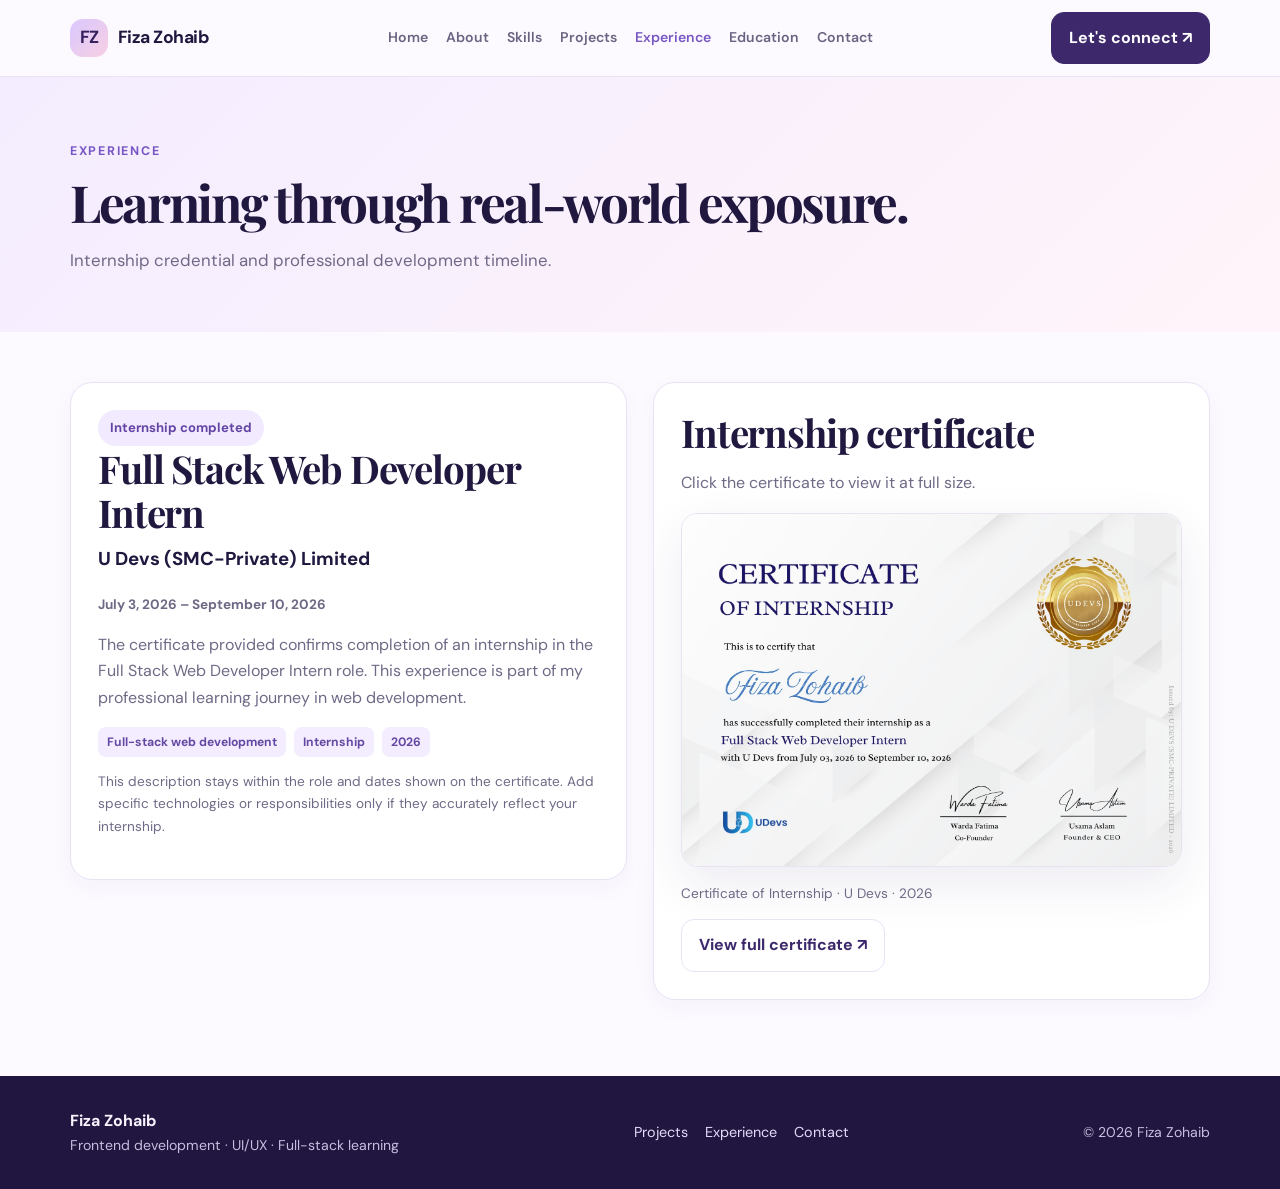
<file: experience.html>
<!DOCTYPE html><html lang="en"><head><meta charset="UTF-8"><meta name="viewport" content="width=device-width, initial-scale=1.0"><meta name="description" content="Fiza Zohaib's Full Stack Web Developer Intern experience at U Devs."><meta name="theme-color" content="#fcfaff"><title>Experience | Fiza Zohaib</title><link rel="stylesheet" href="assets/style.css"></head><body><header class="topbar"><div class="wrap nav"><a class="brand" href="index.html"><span class="brand-mark">FZ</span><span>Fiza Zohaib</span></a><nav class="nav-links" aria-label="Main navigation"><a href="index.html">Home</a><a href="about.html">About</a><a href="skills.html">Skills</a><a href="projects.html">Projects</a><a href="experience.html">Experience</a><a href="education.html">Education</a><a href="contact.html">Contact</a></nav><a class="nav-cta" href="contact.html">Let's connect ↗</a></div></header><main><section class="page-heading"><div class="wrap"><span class="kicker">Experience</span><h1>Learning through real-world exposure.</h1><p>Internship credential and professional development timeline.</p></div></section><section class="content"><div class="wrap two-col"><div class="panel"><span class="eyebrow">Internship completed</span><h2>Full Stack Web Developer Intern</h2><h3>U Devs (SMC-Private) Limited</h3><p class="date">July 3, 2026 – September 10, 2026</p><p>The certificate provided confirms completion of an internship in the Full Stack Web Developer Intern role. This experience is part of my professional learning journey in web development.</p><div class="tags"><span class="tag">Full-stack web development</span><span class="tag">Internship</span><span class="tag">2026</span></div><p class="notice">This description stays within the role and dates shown on the certificate. Add specific technologies or responsibilities only if they accurately reflect your internship.</p></div><div class="panel"><h2>Internship certificate</h2><p class="muted">Click the certificate to view it at full size.</p><a href="images/internship-certificate.jpeg" target="_blank" rel="noopener"><img class="certificate" src="images/internship-certificate.jpeg" alt="Internship completion certificate from U Devs for Fiza Zohaib"></a><p class="cert-caption">Certificate of Internship · U Devs · 2026</p><a class="btn secondary" href="images/internship-certificate.jpeg" target="_blank" rel="noopener">View full certificate ↗</a></div></div></section></main><footer class="footer"><div class="wrap footer-inner"><div><strong>Fiza Zohaib</strong><p>Frontend development · UI/UX · Full-stack learning</p></div><div class="footer-links"><a href="projects.html">Projects</a><a href="experience.html">Experience</a><a href="contact.html">Contact</a></div><p>© <span data-year></span> Fiza Zohaib</p></div></footer><script src="assets/script.js"></script></body></html>
</file>
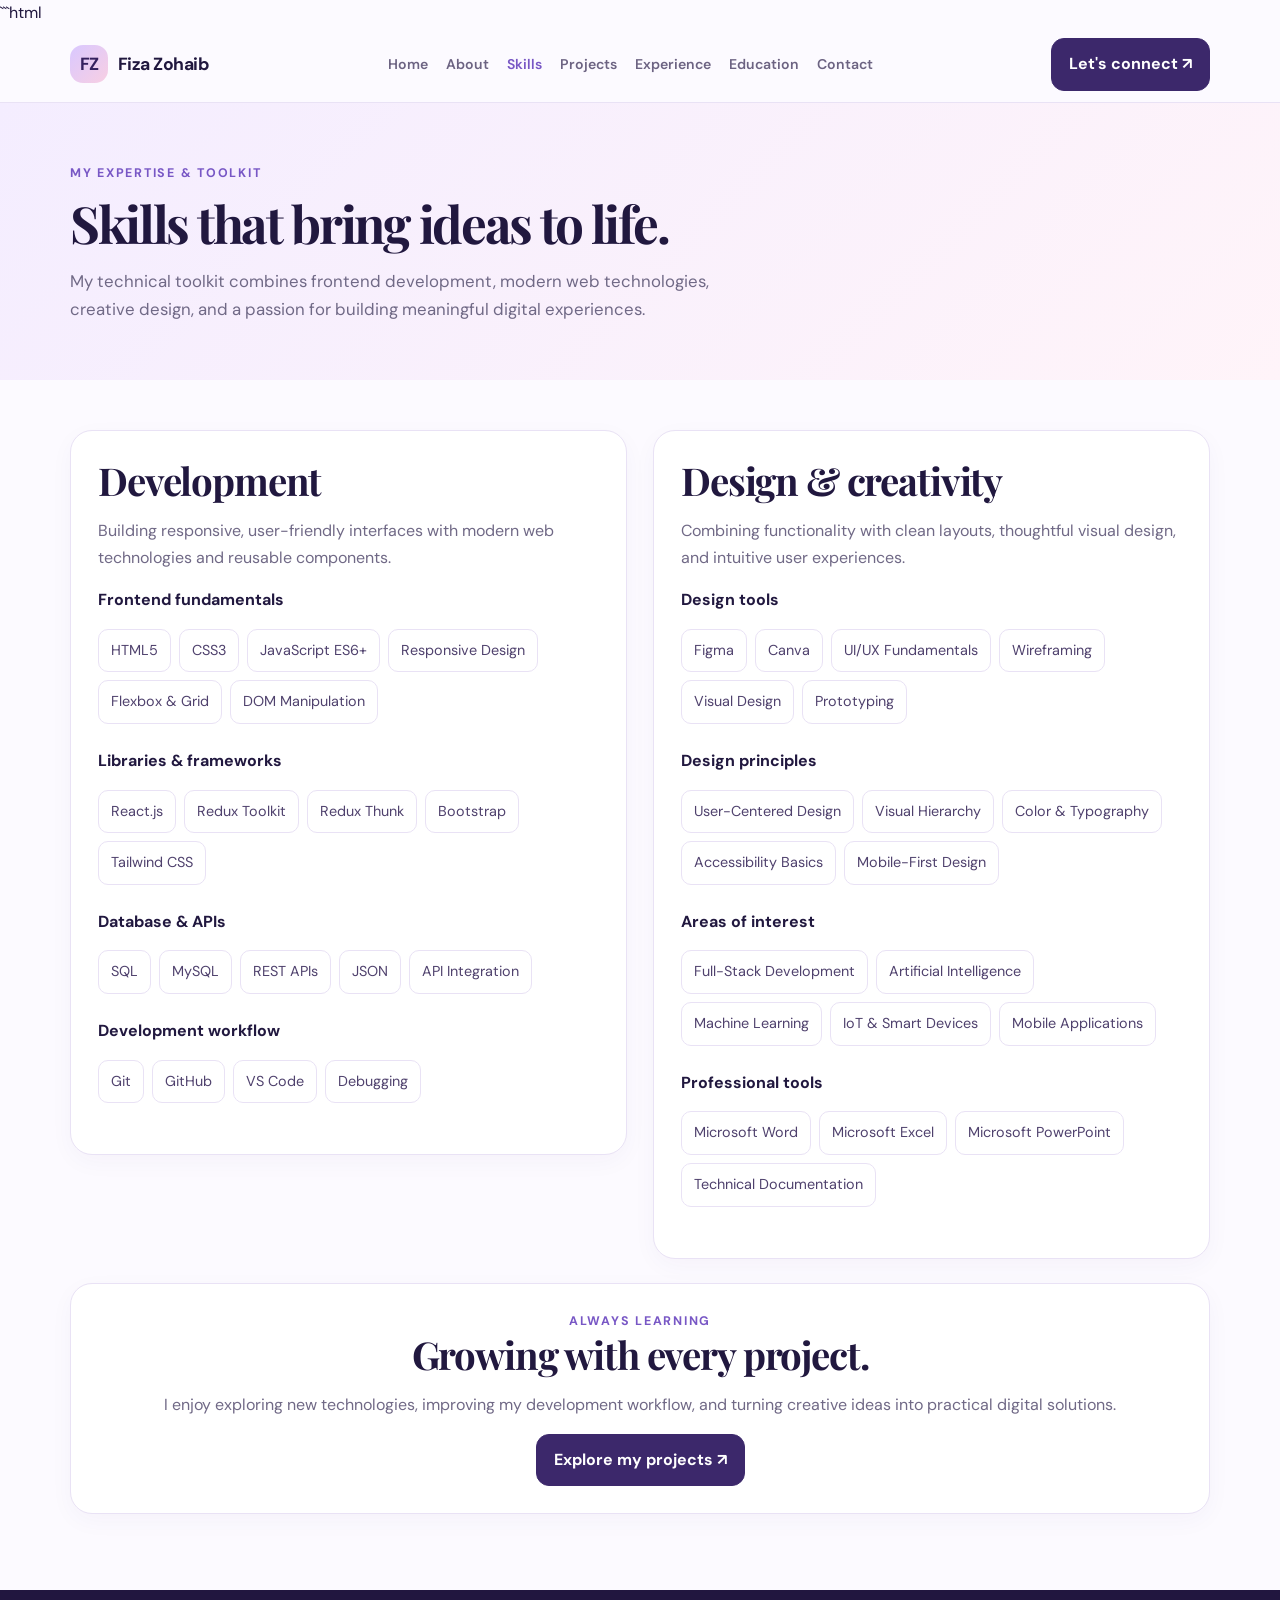
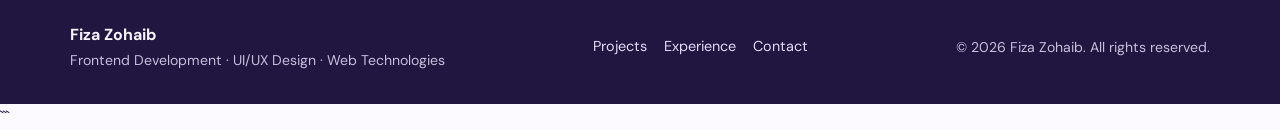
<file: skills.html>
```html
<!DOCTYPE html>
<html lang="en">
<head>
    <meta charset="UTF-8">
    <meta name="viewport" content="width=device-width, initial-scale=1.0">

    <meta
        name="description"
        content="Explore Fiza Zohaib's technical skills, web development technologies, design tools, and areas of interest."
    >

    <meta name="theme-color" content="#fcfaff">

    <title>Skills | Fiza Zohaib</title>

    <link rel="stylesheet" href="assets/style.css">
</head>

<body>

    <!-- Navigation -->
    <header class="topbar">
        <div class="wrap nav">

            <a class="brand" href="index.html">
                <span class="brand-mark">FZ</span>
                <span>Fiza Zohaib</span>
            </a>

            <nav class="nav-links" aria-label="Main navigation">
                <a href="index.html">Home</a>
                <a href="about.html">About</a>
                <a href="skills.html" aria-current="page">Skills</a>
                <a href="projects.html">Projects</a>
                <a href="experience.html">Experience</a>
                <a href="education.html">Education</a>
                <a href="contact.html">Contact</a>
            </nav>

            <a class="nav-cta" href="contact.html">
                Let's connect ↗
            </a>

        </div>
    </header>

    <main>

        <!-- Page Heading -->
        <section class="page-heading">
            <div class="wrap">

                <span class="kicker">My expertise & toolkit</span>

                <h1>
                    Skills that bring
                    <span class="gradient-text">ideas to life.</span>
                </h1>

                <p>
                    My technical toolkit combines frontend development,
                    modern web technologies, creative design, and a
                    passion for building meaningful digital experiences.
                </p>

            </div>
        </section>

        <!-- Skills Content -->
        <section class="content">
            <div class="wrap">

                <div class="two-col">

                    <!-- Development Skills -->
                    <div class="panel">

                        <h2>Development</h2>

                        <p>
                            Building responsive, user-friendly interfaces
                            with modern web technologies and reusable
                            components.
                        </p>

                        <div class="skill-group">
                            <h3>Frontend fundamentals</h3>

                            <div class="skill-list">
                                <span class="skill">HTML5</span>
                                <span class="skill">CSS3</span>
                                <span class="skill">JavaScript ES6+</span>
                                <span class="skill">Responsive Design</span>
                                <span class="skill">Flexbox & Grid</span>
                                <span class="skill">DOM Manipulation</span>
                            </div>
                        </div>

                        <div class="skill-group">
                            <h3>Libraries & frameworks</h3>

                            <div class="skill-list">
                                <span class="skill">React.js</span>
                                <span class="skill">Redux Toolkit</span>
                                <span class="skill">Redux Thunk</span>
                                <span class="skill">Bootstrap</span>
                                <span class="skill">Tailwind CSS</span>
                            </div>
                        </div>

                        <div class="skill-group">
                            <h3>Database & APIs</h3>

                            <div class="skill-list">
                                <span class="skill">SQL</span>
                                <span class="skill">MySQL</span>
                                <span class="skill">REST APIs</span>
                                <span class="skill">JSON</span>
                                <span class="skill">API Integration</span>
                            </div>
                        </div>

                        <div class="skill-group">
                            <h3>Development workflow</h3>

                            <div class="skill-list">
                                <span class="skill">Git</span>
                                <span class="skill">GitHub</span>
                                <span class="skill">VS Code</span>
                                <span class="skill">Debugging</span>
                            </div>
                        </div>

                    </div>

                    <!-- Design & Interests -->
                    <div class="panel">

                        <h2>Design & creativity</h2>

                        <p>
                            Combining functionality with clean layouts,
                            thoughtful visual design, and intuitive
                            user experiences.
                        </p>

                        <div class="skill-group">
                            <h3>Design tools</h3>

                            <div class="skill-list">
                                <span class="skill">Figma</span>
                                <span class="skill">Canva</span>
                                <span class="skill">UI/UX Fundamentals</span>
                                <span class="skill">Wireframing</span>
                                <span class="skill">Visual Design</span>
                                <span class="skill">Prototyping</span>
                            </div>
                        </div>

                        <div class="skill-group">
                            <h3>Design principles</h3>

                            <div class="skill-list">
                                <span class="skill">User-Centered Design</span>
                                <span class="skill">Visual Hierarchy</span>
                                <span class="skill">Color & Typography</span>
                                <span class="skill">Accessibility Basics</span>
                                <span class="skill">Mobile-First Design</span>
                            </div>
                        </div>

                        <div class="skill-group">
                            <h3>Areas of interest</h3>

                            <div class="skill-list">
                                <span class="skill">Full-Stack Development</span>
                                <span class="skill">Artificial Intelligence</span>
                                <span class="skill">Machine Learning</span>
                                <span class="skill">IoT & Smart Devices</span>
                                <span class="skill">Mobile Applications</span>
                            </div>
                        </div>

                        <div class="skill-group">
                            <h3>Professional tools</h3>

                            <div class="skill-list">
                                <span class="skill">Microsoft Word</span>
                                <span class="skill">Microsoft Excel</span>
                                <span class="skill">Microsoft PowerPoint</span>
                                <span class="skill">Technical Documentation</span>
                            </div>
                        </div>

                    </div>

                </div>

                <!-- Closing Section -->
                <div class="panel" style="margin-top: 24px; text-align: center;">

                    <span class="kicker">Always learning</span>

                    <h2>Growing with every project.</h2>

                    <p>
                        I enjoy exploring new technologies, improving my
                        development workflow, and turning creative ideas
                        into practical digital solutions.
                    </p>

                    <a class="nav-cta" href="projects.html">
                        Explore my projects ↗
                    </a>

                </div>

            </div>
        </section>

    </main>

    <!-- Footer -->
    <footer class="footer">
        <div class="wrap footer-inner">

            <div>
                <strong>Fiza Zohaib</strong>
                <p>
                    Frontend Development · UI/UX Design · Web Technologies
                </p>
            </div>

            <div class="footer-links">
                <a href="projects.html">Projects</a>
                <a href="experience.html">Experience</a>
                <a href="contact.html">Contact</a>
            </div>

            <p>
                © <span data-year></span> Fiza Zohaib. All rights reserved.
            </p>

        </div>
    </footer>

    <script src="assets/script.js"></script>

</body>
</html>
```
</file>
<file: assets/style.css>
@import url('https://fonts.googleapis.com/css2?family=DM+Sans:wght@400;500;600;700&family=Playfair+Display:wght@600;700&display=swap');
:root{--ink:#21183f;--muted:#706986;--purple:#7857c5;--deep:#3c286b;--lav:#eee7ff;--paper:#fcfaff;--line:#e9e2f5;--shadow:0 18px 50px #3a246717}
*{box-sizing:border-box}html{scroll-behavior:smooth}body{margin:0;background:var(--paper);color:var(--ink);font:16px/1.65 'DM Sans',Arial,sans-serif}a{color:inherit;text-decoration:none}img{max-width:100%;display:block}.wrap{width:min(1140px,92%);margin:auto}.topbar{position:sticky;top:0;z-index:20;background:#fcfaffed;backdrop-filter:blur(16px);border-bottom:1px solid var(--line)}.nav{min-height:76px;display:flex;align-items:center;justify-content:space-between;gap:18px}.brand{display:flex;align-items:center;gap:10px;font-weight:700;font-size:1.1rem;letter-spacing:-.03em}.brand-mark{display:grid;place-items:center;width:38px;height:38px;border-radius:13px;background:linear-gradient(135deg,#d9c8ff,#f8cfe3);color:#35205e}.nav-links{display:flex;align-items:center;gap:18px;flex-wrap:wrap}.nav-links a{font-size:.88rem;color:#6c6382;font-weight:600}.nav-links a:hover,.nav-links a.active{color:var(--purple)}.nav-cta,.btn{display:inline-flex;align-items:center;justify-content:center;gap:8px;padding:12px 17px;border-radius:13px;background:var(--deep);color:white;font-weight:700;border:1px solid var(--deep);transition:.2s}.nav-cta:hover,.btn:hover{transform:translateY(-2px);box-shadow:0 10px 25px #3c286b22}.btn.secondary{background:white;color:var(--deep);border-color:var(--line)}.hero{padding:70px 0;position:relative;overflow:hidden}.hero:before{content:"";position:absolute;width:460px;height:460px;right:-130px;top:-150px;border-radius:50%;background:radial-gradient(circle,#e8d9ffb8,transparent 70%)}.hero-grid{display:grid;grid-template-columns:1.1fr .9fr;align-items:center;gap:65px;position:relative}.eyebrow{display:inline-flex;align-items:center;gap:9px;padding:7px 12px;border-radius:999px;background:#f2eaff;color:#6445a5;font-size:.82rem;font-weight:700}.dot{width:7px;height:7px;border-radius:50%;background:#bb87e7}.hero h1,.page-heading h1{font-family:'Playfair Display',Georgia,serif;font-size:clamp(2.7rem,5.2vw,4.65rem);line-height:1.08;letter-spacing:-.045em;margin:22px 0}.hero h1 span{color:var(--purple)}.hero p,.page-heading p{color:var(--muted);font-size:1.05rem;max-width:650px}.button-row{display:flex;gap:12px;flex-wrap:wrap;margin-top:26px}.micro-links{display:flex;gap:16px;margin-top:27px;flex-wrap:wrap;color:#756b8e;font-size:.9rem}.micro-links a{border-bottom:1px solid #d8c9ef}.portrait-shell{position:relative;max-width:410px;margin:auto}.portrait-frame{background:linear-gradient(145deg,#d8c6ff,#f8d9e9);padding:12px;border-radius:42% 42% 28px 28px;box-shadow:var(--shadow);transform:rotate(2deg)}.portrait-frame img{width:100%;height:490px;object-fit:cover;object-position:center 22%;border-radius:40% 40% 20px 20px;transform:rotate(-2deg)}.portrait-note,.floating-badge{position:absolute;background:white;border:1px solid var(--line);border-radius:16px;box-shadow:var(--shadow);font-weight:700}.portrait-note{bottom:30px;left:-35px;padding:14px 17px;font-size:.9rem}.portrait-note small{display:block;color:var(--muted);font-weight:500}.floating-badge{right:-22px;top:30px;padding:13px 15px;font-size:.85rem}.section{padding:70px 0}.section.soft{background:#f6f1ff}.section-head{display:flex;align-items:end;justify-content:space-between;gap:25px;margin-bottom:28px}.kicker{font-size:.78rem;text-transform:uppercase;letter-spacing:.14em;color:var(--purple);font-weight:700}.section h2,.content h2{font-family:'Playfair Display',Georgia,serif;font-size:clamp(2rem,3vw,2.7rem);line-height:1.15;letter-spacing:-.03em;margin:8px 0 10px}.section-head p,.muted{color:var(--muted)}.cards{display:grid;grid-template-columns:repeat(3,1fr);gap:22px}.card,.panel{background:white;border:1px solid var(--line);border-radius:22px;overflow:hidden;box-shadow:0 7px 24px #3a246709}.card{transition:transform .25s,box-shadow .25s}.card:hover{transform:translateY(-5px);box-shadow:var(--shadow)}.card-body{padding:22px}.card h3{margin:0 0 8px;font-size:1.12rem}.card p{margin:0;color:var(--muted);font-size:.95rem}.project-image{aspect-ratio:1.6;overflow:hidden;background:#f0e9ff}.project-image img{width:100%;height:100%;object-fit:cover;transition:transform .5s}.card:hover .project-image img{transform:scale(1.035)}.tags,.skill-list{display:flex;gap:8px;flex-wrap:wrap;margin-top:15px}.tag{padding:5px 9px;background:#f3edff;border-radius:8px;font-size:.76rem;color:#6548a1;font-weight:700}.card-link{display:inline-flex;margin-top:17px;font-weight:700;font-size:.9rem;color:var(--purple)}.feature-strip{display:grid;grid-template-columns:repeat(3,1fr);gap:16px;margin-top:28px}.feature{padding:20px;border:1px solid var(--line);border-radius:17px;background:white}.feature strong{display:block}.feature span{font-size:.88rem;color:var(--muted)}.page-heading{padding:60px 0 40px;background:linear-gradient(135deg,#f4edff,#fff4f9)}.page-heading h1{font-size:clamp(2.5rem,4vw,3.6rem);margin:12px 0}.content{padding:50px 0 76px}.two-col{display:grid;grid-template-columns:1fr 1fr;gap:26px;align-items:start}.panel{padding:27px}.panel h2,.panel h3{margin-top:0}.panel p{color:var(--muted)}.skill-group{margin-bottom:24px}.skill-group h3{font-size:1rem;margin:0 0 12px}.skill{padding:9px 12px;border:1px solid var(--line);border-radius:10px;background:#fff;font-size:.9rem;color:#4f416d}.timeline{display:grid;gap:18px}.timeline-item{border-left:3px solid #d7c5ff;padding:3px 0 6px 20px;position:relative}.timeline-item:before{content:"";position:absolute;width:11px;height:11px;border-radius:50%;background:var(--purple);left:-7px;top:8px}.timeline-item h3{margin:0 0 4px}.date{font-size:.85rem;color:var(--purple);font-weight:700}.certificate{width:100%;border:1px solid var(--line);border-radius:16px;box-shadow:var(--shadow);margin:16px 0}.cert-caption,.notice{font-size:.85rem;color:var(--muted)}.contact-grid{display:grid;grid-template-columns:.85fr 1.15fr;gap:24px}.contact-method{display:flex;gap:13px;align-items:center;padding:14px 0;border-bottom:1px solid var(--line)}.contact-icon{display:grid;place-items:center;width:42px;height:42px;background:#f1eaff;border-radius:13px;color:var(--deep);font-weight:700}.contact-method small{display:block;color:var(--muted)}.contact-method strong{overflow-wrap:anywhere}.field{display:grid;gap:7px;margin-bottom:15px}.field label{font-size:.9rem;font-weight:700}.field input,.field textarea{width:100%;padding:13px 14px;border:1px solid #ddd4ee;border-radius:12px;background:white;font:inherit;color:var(--ink)}.field textarea{min-height:130px;resize:vertical}.field input:focus,.field textarea:focus{outline:3px solid #e7dcff;border-color:#9a7ae1}.empty-note{padding:14px 16px;border-radius:12px;background:#fff8e9;color:#725b25;border:1px solid #f3e3b9;font-size:.9rem}.footer{background:#21163f;color:#f8f4ff;padding:32px 0}.footer-inner{display:flex;align-items:center;justify-content:space-between;gap:20px;flex-wrap:wrap}.footer p{margin:0;color:#c8bedf;font-size:.88rem}.footer-links{display:flex;gap:17px;font-size:.9rem;color:#e4dbfa}@media(max-width:900px){.hero-grid{grid-template-columns:1fr .8fr;gap:35px}.portrait-frame img{height:410px}.nav-links{gap:12px}.nav-links a{font-size:.82rem}.cards{grid-template-columns:repeat(2,1fr)}}@media(max-width:700px){.nav{padding:14px 0;flex-wrap:wrap}.nav-links{order:3;width:100%;gap:8px 14px}.nav-cta{margin-left:auto;padding:9px 12px}.hero{padding:45px 0}.hero-grid,.two-col,.contact-grid{grid-template-columns:1fr}.hero-grid{gap:35px}.portrait-shell{width:min(360px,90%)}.portrait-frame img{height:420px}.portrait-note{left:-12px}.floating-badge{right:-10px}.section{padding:50px 0}.section-head{display:block}.cards,.feature-strip{grid-template-columns:1fr}.page-heading{padding:42px 0 30px}.content{padding:32px 0 52px}.panel{padding:21px}.footer-inner{align-items:flex-start;flex-direction:column}}@media(prefers-reduced-motion:reduce){html{scroll-behavior:auto}*,*::before,*::after{animation-duration:.01ms!important;transition-duration:.01ms!important}}
</file>
